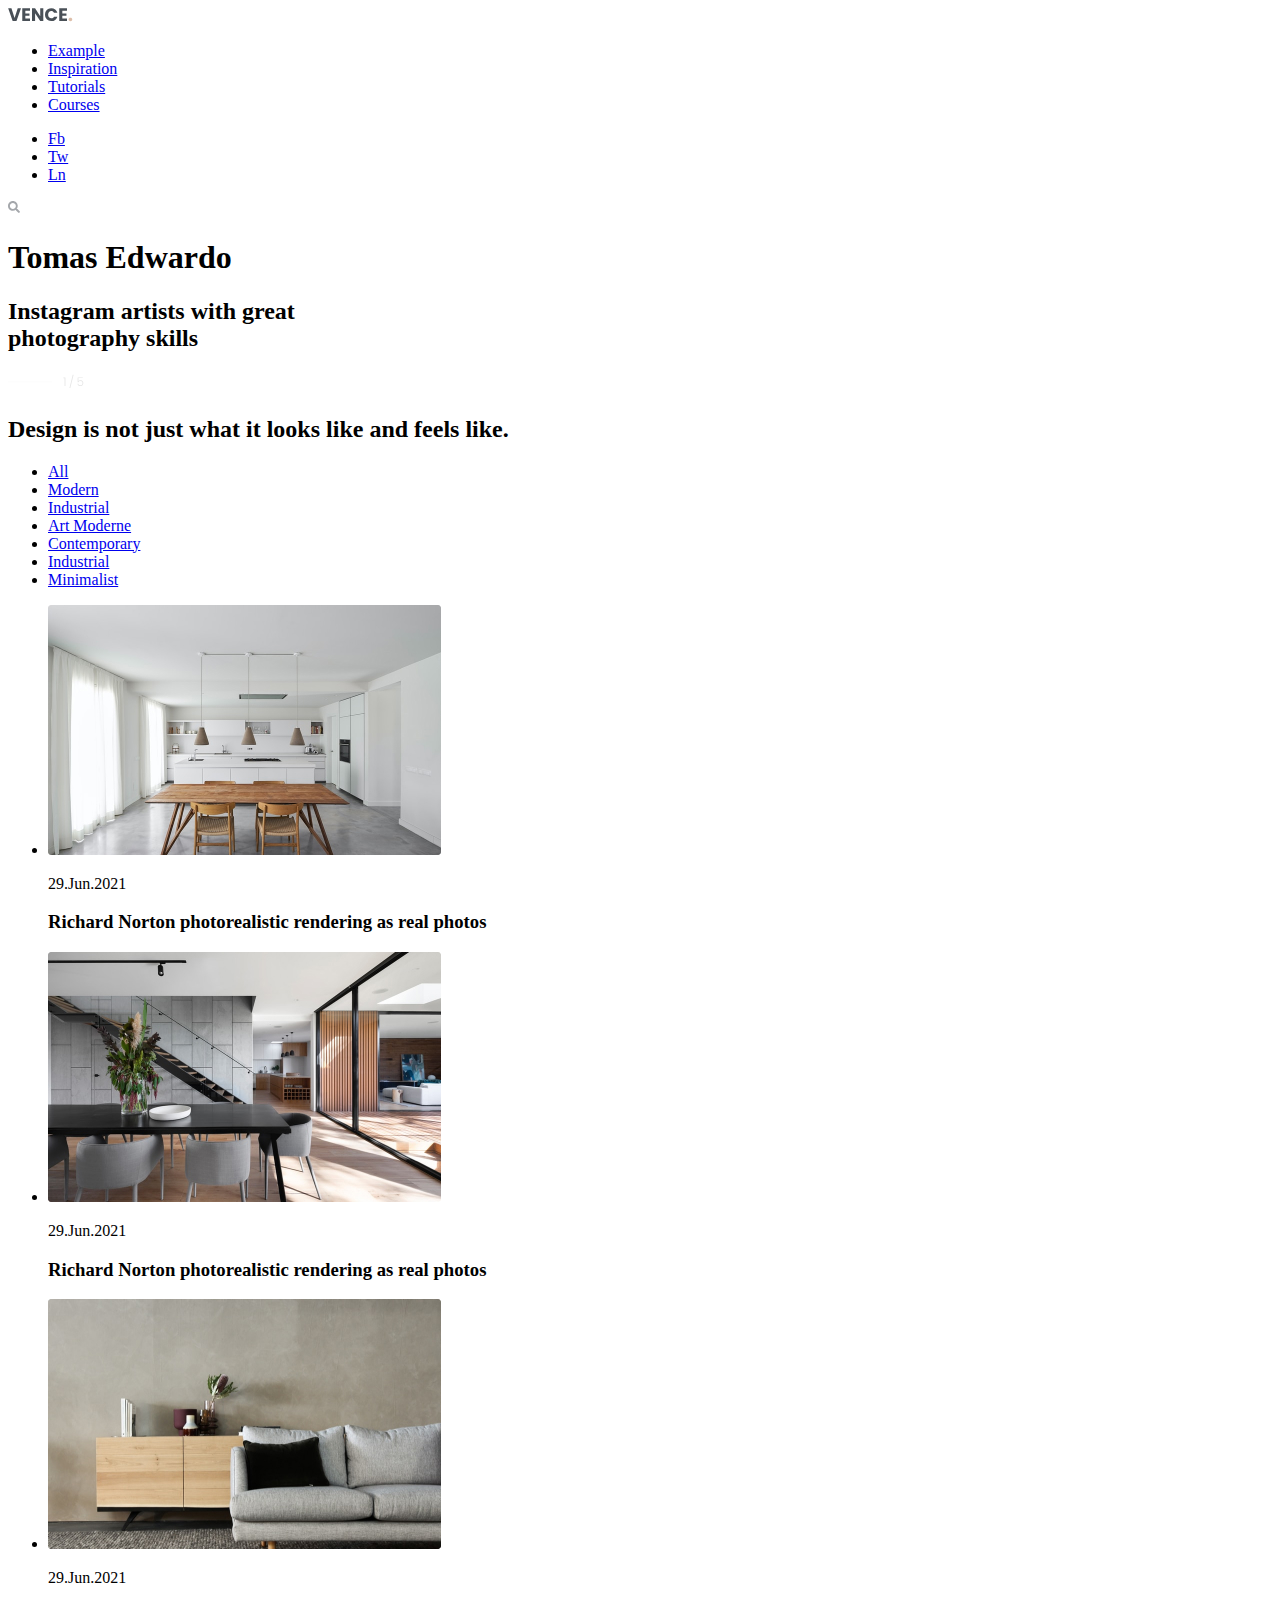
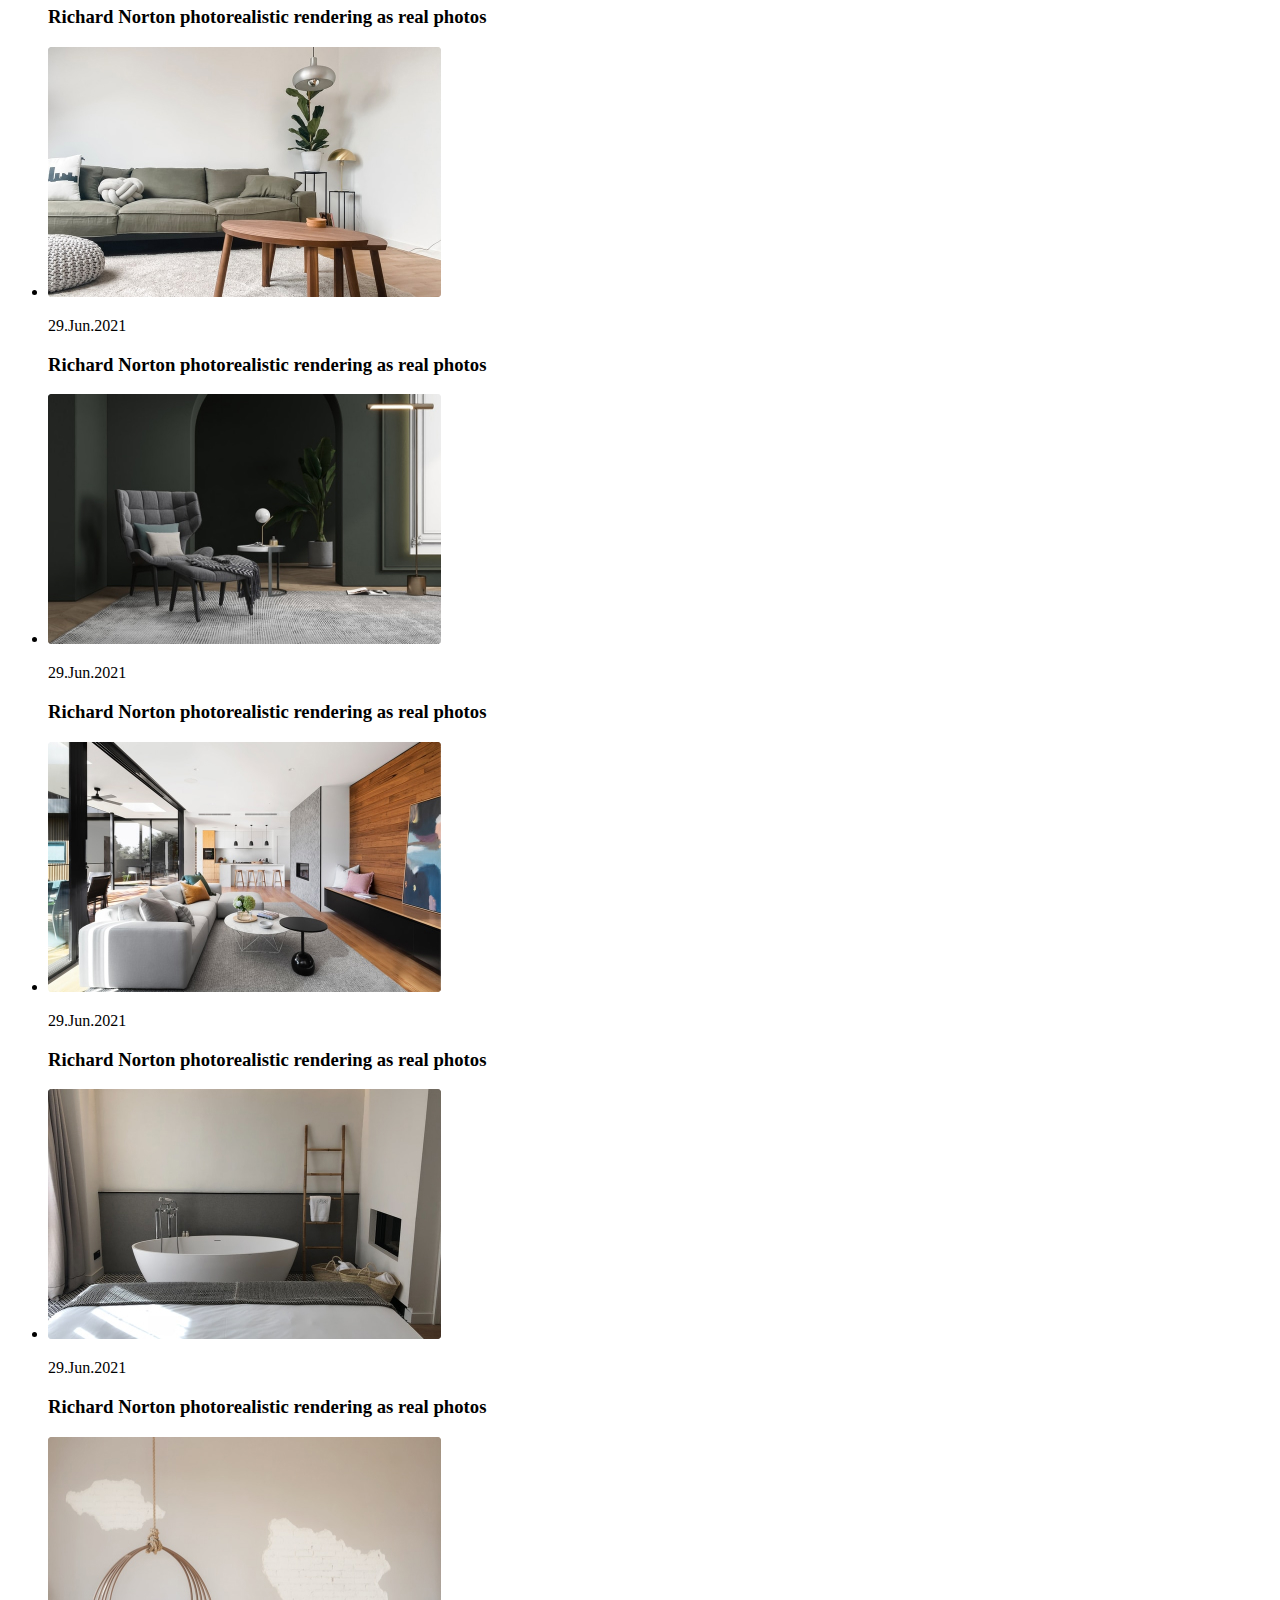
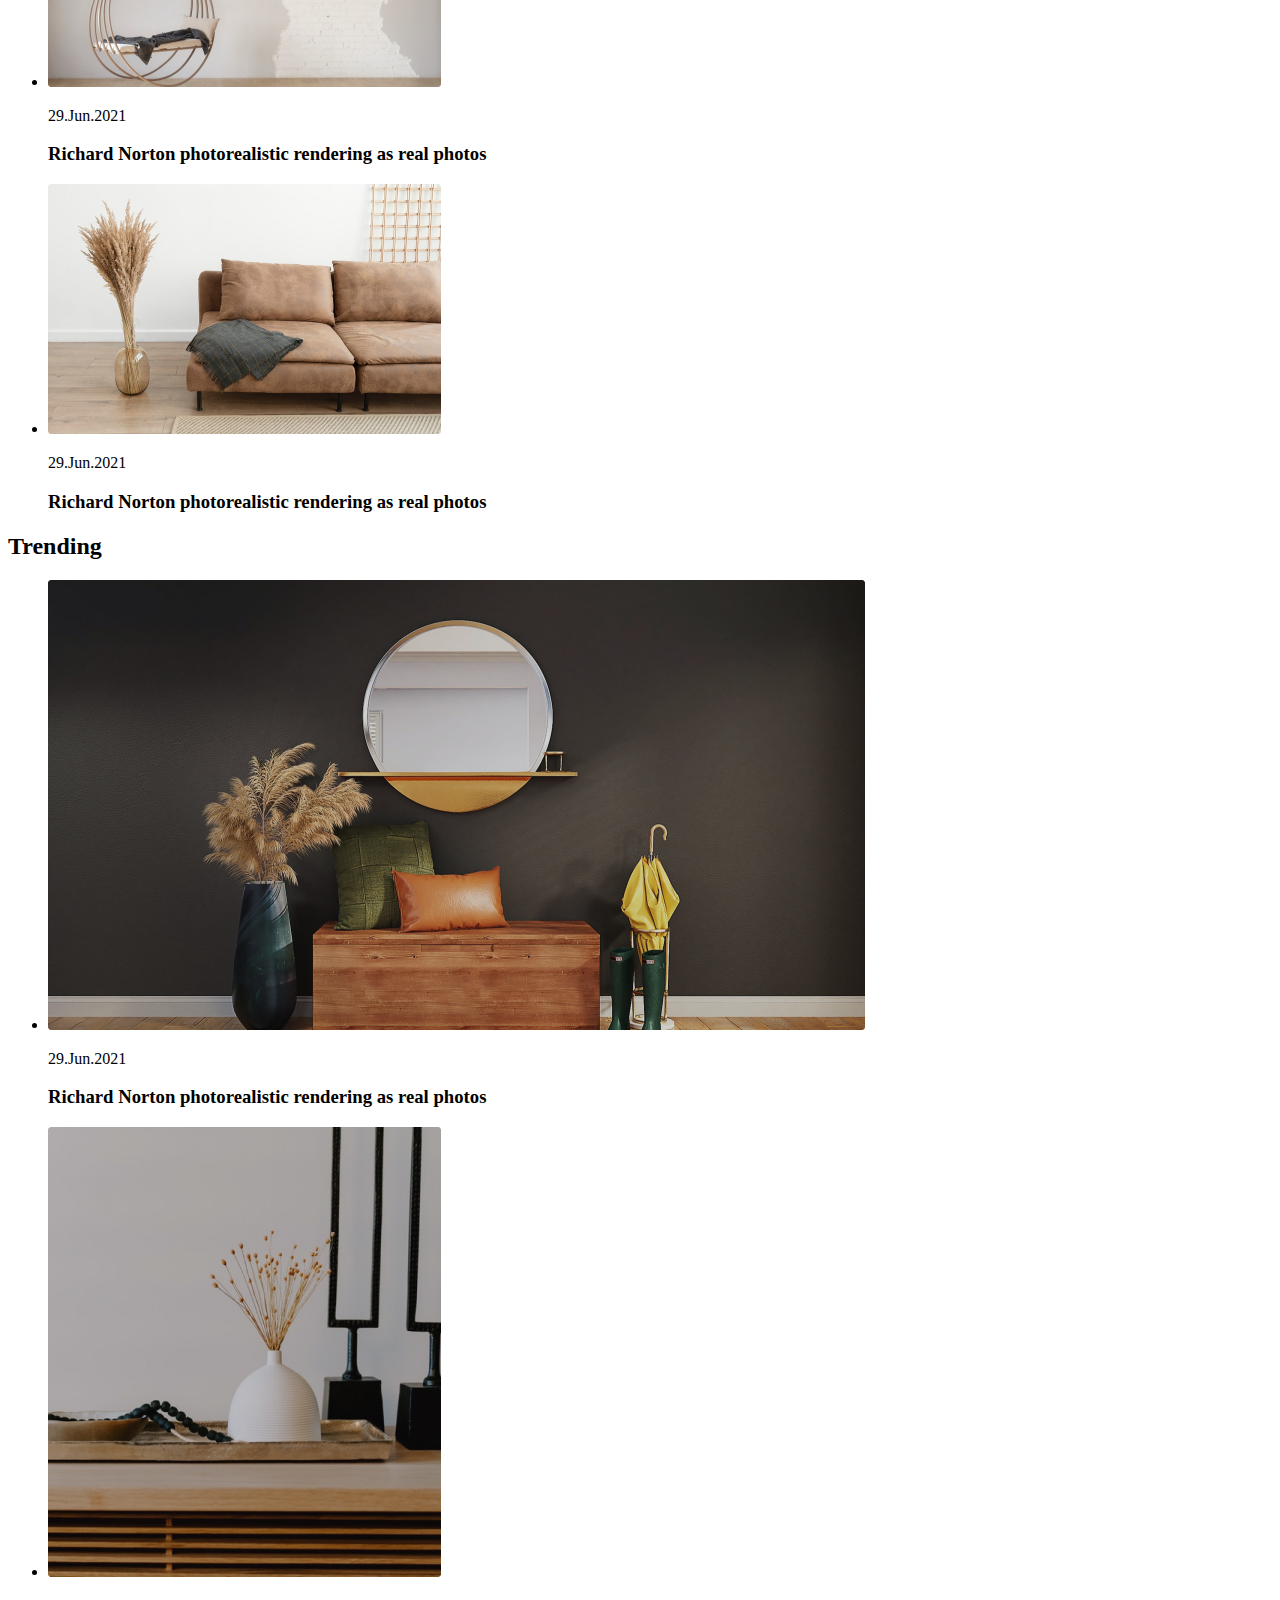
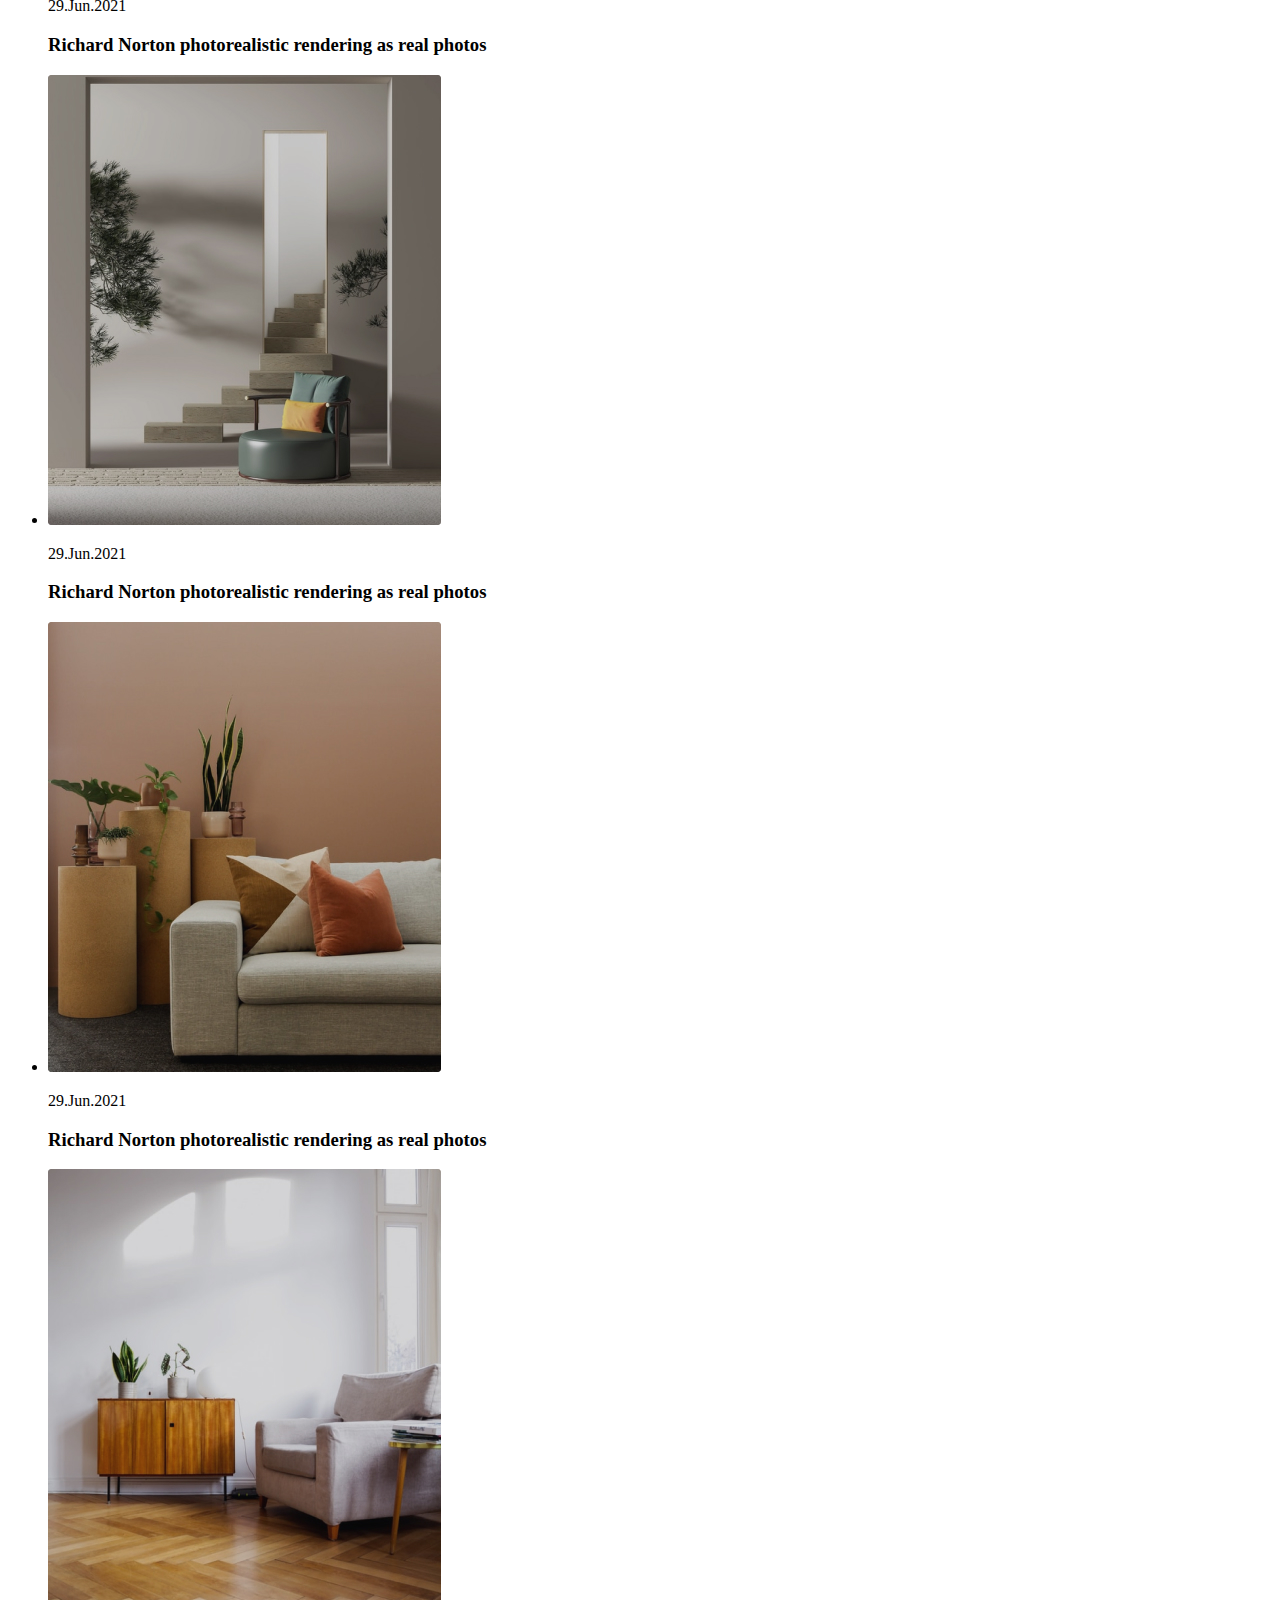
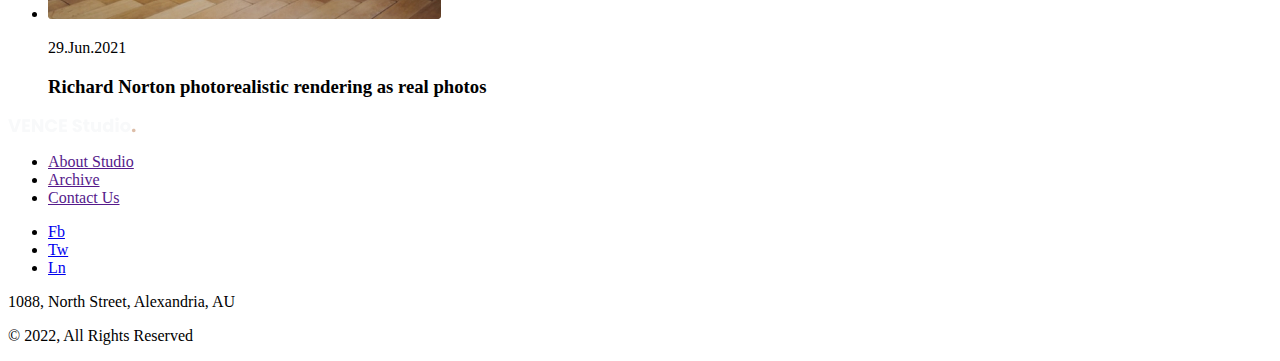
<file: lesson10/index.html>
<!DOCTYPE html>
<html lang="en">
<head>
    <meta charset="UTF-8">
    <meta http-equiv="X-UA-Compatible" content="IE=edge">
    <meta name="viewport" content="width=device-width, initial-scale=1.0">
    <link rel="stylesheet" href="css/style.css">
    <title>Lesson 10</title>
</head>
<body>
    <div class="wrapper">
        <header class="header">
            <div class="header__container">
                <div class="header__logo">
                    <a href="#">
                        <img src="img/logo.svg" alt="logo">
                    </a>
                </div>
                <nav class="header__nav nav-menu">
                    <ul class="nav-menu__list">
                        <li class="nav-menu__item nav-menu__item-active">
                            <a href="#">Example</a>
                        </li>
                        <li class="nav-menu__item">
                            <a href="#">Inspiration</a>
                        </li>
                        <li class="nav-menu__item">
                            <a href="#">Tutorials</a>
                        </li>
                        <li class="nav-menu__item">
                            <a href="#">Courses</a>
                        </li>
                    </ul>
                </nav>
                <div class="header__socials socials">
                    <ul class="socials__list">
                        <li class="socials__item">
                            <a href="#">Fb</a>
                        </li>
                        <li class="socials__item">
                            <a href="#">Tw</a>
                        </li>
                        <li class="socials__item">
                            <a href="#">Ln</a>
                        </li>
                    </ul>
                </div>
                <div class="header__search">
                    <a class="search-button" href="#">
                        <img src="img/search.svg" alt="search">
                    </a>
                </div>
            </div>
        </header>
        <main class="main">
            <div class="main__container">
                <section class="hero">
                    <div class="hero__subtitle">
                        <h1>Tomas Edwardo</h1>
                    </div>
                    <div class="hero__title title">
                        <h2>Instagram artists with great <br>
                        photography skills</h2>
                    </div>
                    <div class="hero__scroll">
                        <img src="img/scroll.svg" alt="scroll">
                    </div>
                </section>
                <section class="design">
                    <div class="design__title title">
                        <h2>Design is not just what it looks like and feels like.</h2>
                    </div>
                    <div class="design__nav nav-design">
                        <ul class="nav-design__items">
                            <li class="nav-design__item nav-design__item-active">
                                <a href="#">All</a>
                            </li>
                            <li class="nav-design__item">
                                <a href="#">Modern</a>
                            </li>
                            <li class="nav-design__item">
                                <a href="#">Industrial</a>
                            </li>
                            <li class="nav-design__item">
                                <a href="#">Art Moderne</a>
                            </li>
                            <li class="nav-design__item">
                                <a href="#">Contemporary</a>
                            </li>
                            <li class="nav-design__item">
                                <a href="#">Industrial</a>
                            </li>
                            <li class="nav-design__item">
                                <a href="#">Minimalist</a>
                            </li>
                        </ul>
                    </div>
                    <ul class="design__list">
                        <li class="design__item">
                            <img src="img/design1.jpg" alt="kitchen">
                            <p>29.Jun.2021</p>
                            <h3>Richard Norton photorealistic rendering as real
                            photos</h3>
                        </li>
                        <li class="design__item">
                            <img src="img/design2.jpg" alt="table">
                            <p>29.Jun.2021</p>
                            <h3>Richard Norton photorealistic rendering as real
                                photos</h3>
                        </li>
                        <li class="design__item">
                            <img src="img/design3.jpg" alt="canape">
                            <p>29.Jun.2021</p>
                            <h3>Richard Norton photorealistic rendering as real
                                photos</h3>
                        </li>
                        <li class="design__item">
                            <img src="img/design4.jpg" alt="canape">
                            <p>29.Jun.2021</p>
                            <h3>Richard Norton photorealistic rendering as real
                                photos</h3>
                        </li>
                        <li class="design__item">
                            <img src="img/design5.jpg" alt="chaire">
                            <p>29.Jun.2021</p>
                            <h3>Richard Norton photorealistic rendering as real
                                photos</h3>
                        </li>
                        <li class="design__item">
                            <img src="img/design6.jpg" alt="holle">
                            <p>29.Jun.2021</p>
                            <h3>Richard Norton photorealistic rendering as real
                                photos</h3>
                        </li>
                        <li class="design__item">
                            <img src="img/design7.jpg" alt="bedroom">
                            <p>29.Jun.2021</p>
                            <h3>Richard Norton photorealistic rendering as real
                                photos</h3>
                        </li>
                        <li class="design__item">
                            <img src="img/design8.jpg" alt="chaise">
                            <p>29.Jun.2021</p>
                            <h3>Richard Norton photorealistic rendering as real
                                photos</h3>
                        </li>
                        <li class="design__item">
                            <img src="img/design9.jpg" alt="canape">
                            <p>29.Jun.2021</p>
                            <h3>Richard Norton photorealistic rendering as real
                                photos</h3>
                        </li>
                    </ul>
                </section>
                <section class="trenging">
                    <div class="trending__title title">
                        <h2>Trending</h2>
                    </div>
                    <ul class="trending__list">
                        <li class="trenging__item">
                            <img src="img/trending1.jpg" alt="">
                            <p>29.Jun.2021</p>
                            <h3>Richard Norton photorealistic rendering as real
                                photos</h3>
                        </li>
                        <li class="trenging__item">
                            <img src="img/trending2.jpg" alt="">
                            <p>29.Jun.2021</p>
                            <h3>Richard Norton photorealistic rendering as real
                                photos</h3>
                        </li>
                        <li class="trenging__item">
                            <img src="img/trending3.jpg" alt="">
                            <p>29.Jun.2021</p>
                            <h3>Richard Norton photorealistic rendering as real
                                photos</h3>
                        </li>
                        <li class="trenging__item">
                            <img src="img/trending4.jpg" alt="">
                            <p>29.Jun.2021</p>
                            <h3>Richard Norton photorealistic rendering as real
                                photos</h3>
                        </li>
                        <li class="trenging__item">
                            <img src="img/trending5.jpg" alt="">
                            <p>29.Jun.2021</p>
                            <h3>Richard Norton photorealistic rendering as real
                                photos</h3>
                        </li>
                    </ul>   
                </section>
            </div>
        </main>
        <footer class="footer">
            <div class="footer__container">
                <div class="footer__block">
                    <div class="footer__logo">
                        <a href="#">
                            <img src="img/footer-logo.svg" alt="footer logo">
                        </a>
                    </div>
                    <nav class="footer__nav nav-footer">
                        <ul class="nav-footer__list">
                            <li class="nav-footer__item">
                                <a href="">About Studio</a>
                            </li>
                            <li class="nav-footer__item">
                                <a href="">Archive</a>
                            </li>
                            <li class="nav-footer__item">
                                <a href="">Contact Us</a>
                            </li>
                        </ul>
                    </nav>
                    <div class="footer__socials socials">
                        <ul class="socials__list">
                            <li class="socials__item">
                                <a href="#">Fb</a>
                            </li>
                            <li class="socials__item">
                                <a href="#">Tw</a>
                            </li>
                            <li class="socials__item">
                                <a href="#">Ln</a>
                            </li>
                        </ul>
                    </div>
                </div>
                <div class="footer__info info">
                    <div class="info__address">
                        <p>1088, North Street, Alexandria, AU</p>
                    </div>
                    <div class="info__copyrights">
                        <p>© 2022, All Rights Reserved</p>
                    </div>
                </div>
            </div>
        </footer>
    </div>
</body>
</html>
</file>
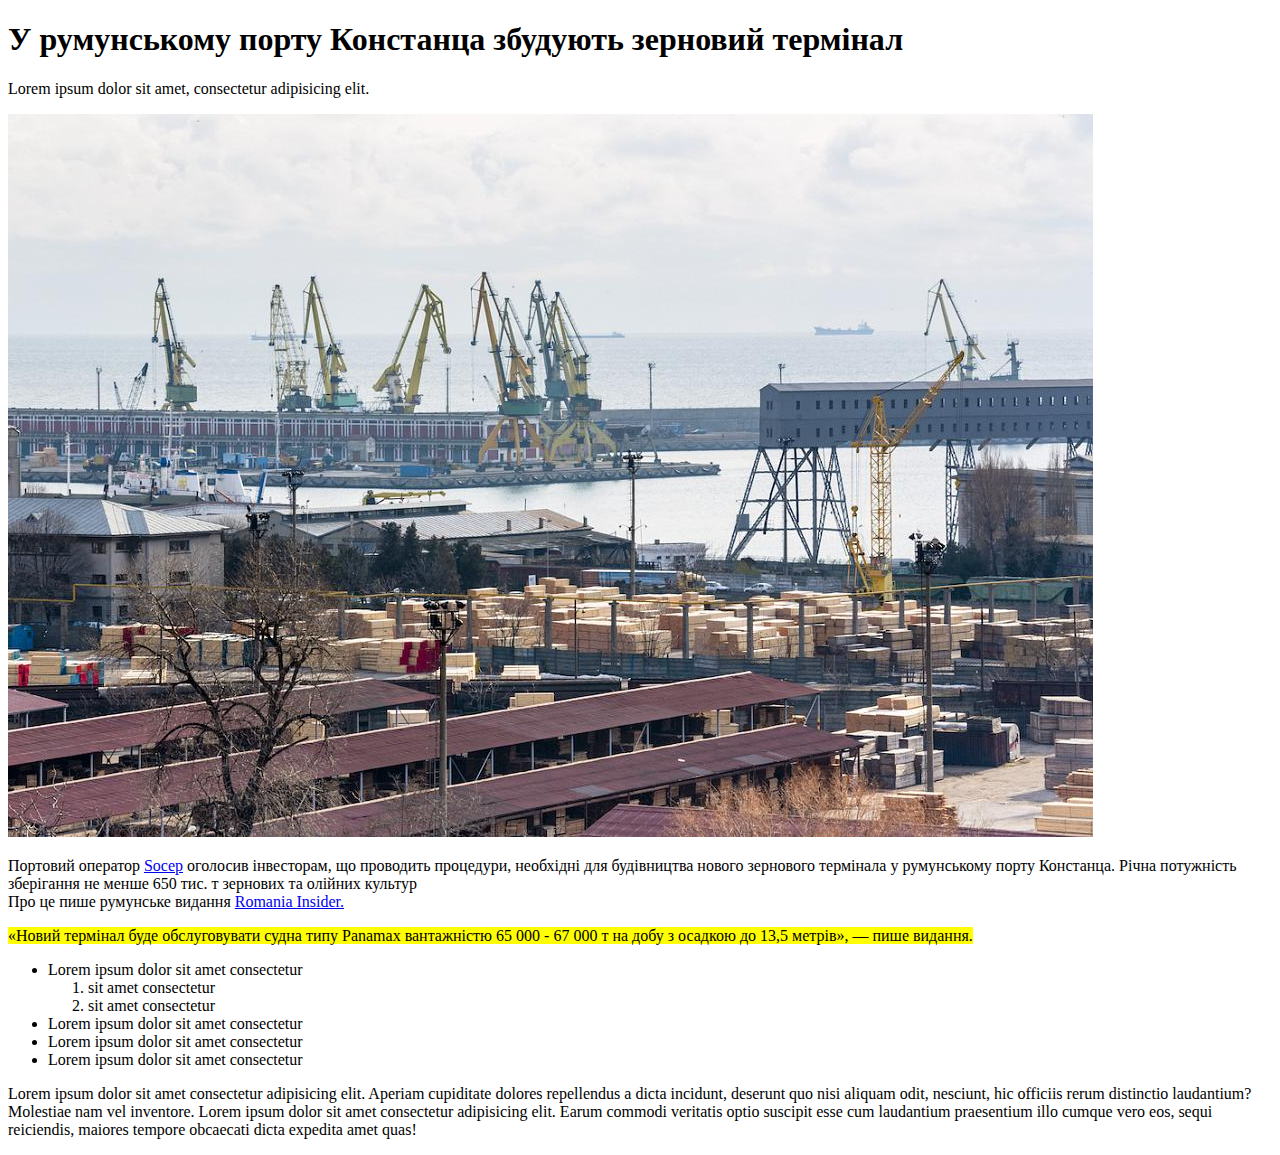
<file: lesson2/index.html>
<!DOCTYPE html>
<html lang="en">
<head>
    <meta charset="UTF-8">
    <meta http-equiv="X-UA-Compatible" content="IE=edge">
    <meta name="viewport" content="width=device-width, initial-scale=1.0">
    <title>Lesson2</title>
</head>
<body>
    <header></header>
    <main>
        <h1>У румунському порту Констанца збудують зерновий термінал</h1>
        <p>Lorem ipsum dolor sit amet, consectetur adipisicing elit.</p>
        <div class="main-foto">
            <img src="img/constantaport.jpg" alt="Порт Констанца">
        </div>
        <p>Портовий оператор <a href="#p-1">Socep</a> оголосив інвесторам, що проводить процедури, необхідні для будівництва нового зернового
        термінала у румунському порту Констанца. Річна потужність зберігання не менше 650 тис. т зернових та олійних культур <br>
        Про це пише румунське видання <a target="_blank" href="https://www.romania-insider.com/">Romania Insider.</a></p>
        <p>
         <mark>«Новий термінал буде обслуговувати судна типу Panamax вантажністю 65 000 - 67 000 т на добу з осадкою до 13,5 метрів», —
        пише видання.</mark>
        </p>
        <ul>
            <li>Lorem ipsum dolor sit amet consectetur
                <ol>
                    <li>sit amet consectetur</li>
                    <li>sit amet consectetur</li>
                </ol>
            </li>
            <li>Lorem ipsum dolor sit amet consectetur</li>
            <li>Lorem ipsum dolor sit amet consectetur</li>
            <li>Lorem ipsum dolor sit amet consectetur</li>
        </ul>
        <p id="p-1">
            Lorem ipsum dolor sit amet consectetur adipisicing elit. Aperiam cupiditate dolores repellendus a dicta incidunt, deserunt quo nisi aliquam odit,
             nesciunt, hic officiis rerum distinctio laudantium? Molestiae nam vel inventore.
            Lorem ipsum dolor sit amet consectetur adipisicing elit. Earum commodi veritatis optio suscipit esse cum laudantium praesentium illo cumque vero eos,
             sequi reiciendis, maiores tempore obcaecati dicta expedita amet quas!
        </p>
    </main>
    <footer></footer>   
</body>
</html>
</file>
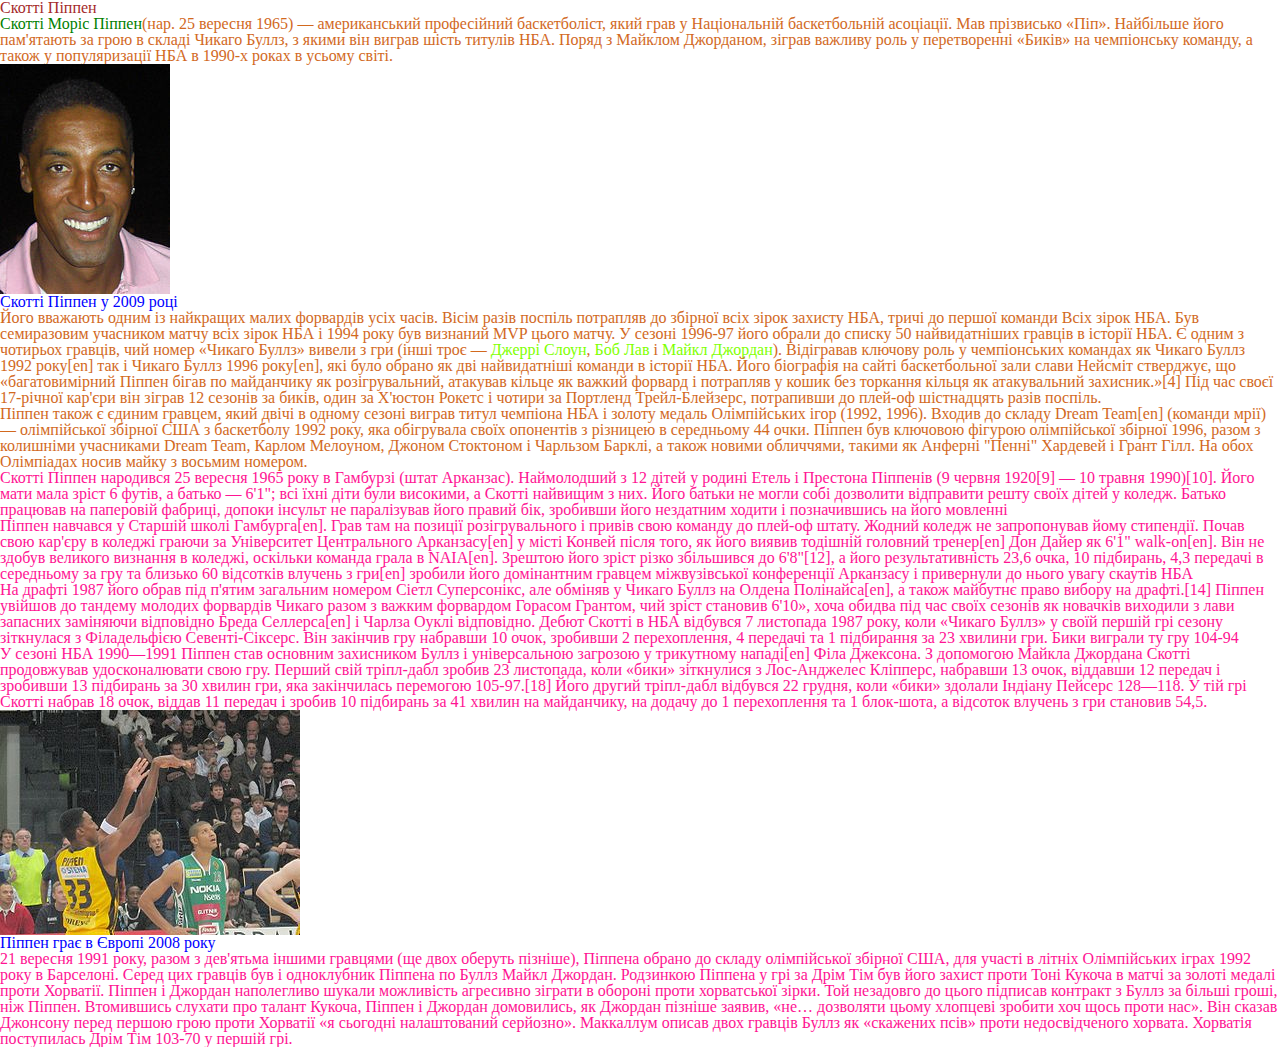
<file: lesson3/index.html>
<!DOCTYPE html>
<html lang="ua">
<head>
    <meta charset="UTF-8">
    <meta http-equiv="X-UA-Compatible" content="IE=edge">
    <meta name="viewport" content="width=device-width, initial-scale=1.0">
    <link rel="stylesheet" href="css/style.css">
    <title>Lesson 3</title>
</head>
<body>
    <div class="hero">
        <h1>Скотті Піппен</h1>
        <div class="hero-info">
            <p><span>Скотті Моріс Піппен</span>(нар. 25 вересня 1965) — американський професійний баскетболіст, який грав у Національній
            баскетбольній асоціації. Мав прізвисько «Піп». Найбільше його пам'ятають за грою в складі Чикаго Буллз, з якими він
            виграв шість титулів НБА. Поряд з Майклом Джорданом, зіграв важливу роль у перетворенні «Биків» на чемпіонську команду,
            а також у популяризації НБА в 1990-х роках в усьому світі.</p>
            <div>
                <img src="img/hero.jpg" alt="фрагмент гри">
                <h3>Скотті Піппен у 2009 році</h3>
            </div>
            <p>Його вважають одним із найкращих малих форвардів усіх часів. Вісім разів поспіль потрапляв до збірної всіх зірок захисту
            НБА, тричі до першої команди Всіх зірок НБА. Був семиразовим учасником матчу всіх зірок НБА і 1994 року був визнаний MVP
            цього матчу. У сезоні 1996-97 його обрали до списку 50 найвидатніших гравців в історії НБА. Є одним з чотирьох гравців,
            чий номер «Чикаго Буллз» вивели з гри (інші троє — <a href="#">Джеррі Слоун</a>, <a href="#">Боб Лав</a>  і <a href="#">Майкл Джордан</a>). Відігравав ключову
            роль у чемпіонських командах як Чикаго Буллз 1992 року[en] так і Чикаго Буллз 1996 року[en], які було обрано як дві
            найвидатніші команди в історії НБА. Його біографія на сайті баскетбольної зали слави Нейсміт стверджує, що
            «багатовимірний Піппен бігав по майданчику як розігрувальний, атакував кільце як важкий форвард і потрапляв у кошик без
            торкання кільця як атакувальний захисник.»[4] Під час своєї 17-річної кар'єри він зіграв 12 сезонів за биків, один за
            Х'юстон Рокетс і чотири за Портленд Трейл-Блейзерс, потрапивши до плей-оф шістнадцять разів поспіль.</p>
            <p>Піппен також є єдиним гравцем, який двічі в одному сезоні виграв титул чемпіона НБА і золоту медаль Олімпійських ігор
            (1992, 1996). Входив до складу Dream Team[en] (команди мрії) — олімпійської збірної США з баскетболу 1992 року, яка
            обігрувала своїх опонентів з різницею в середньому 44 очки. Піппен був ключовою фігурою олімпійської збірної 1996,
            разом з колишніми учасниками Dream Team, Карлом Мелоуном, Джоном Стоктоном і Чарльзом Барклі, а також новими обличчями,
            такими як Анферні "Пенні" Хардевей і Грант Гілл. На обох Олімпіадах носив майку з восьмим номером.</p>
        </div>
        <div class="hero-carreer">
            <p>Скотті Піппен народився 25 вересня 1965 року в Гамбурзі (штат Арканзас). Наймолодший з 12 дітей у родині Етель і
            Престона Піппенів (9 червня 1920[9] — 10 травня 1990)[10]. Його мати мала зріст 6 футів, а батько — 6'1"; всі їхні діти
            були високими, а Скотті найвищим з них. Його батьки не могли собі дозволити відправити решту своїх дітей у коледж.
            Батько працював на паперовій фабриці, допоки інсульт не паралізував його правий бік, зробивши його нездатним ходити і
            позначившись на його мовленні</p>
            <p>Піппен навчався у Старшій школі Гамбурга[en]. Грав там на позиції розігрувального і привів свою команду до плей-оф
            штату. Жодний коледж не запропонував йому стипендії. Почав свою кар'єру в коледжі граючи за Університет Центрального
            Арканзасу[en] у місті Конвей після того, як його виявив тодішній головний тренер[en] Дон Дайер як 6'1" walk-on[en]. Він
            не здобув великого визнання в коледжі, оскільки команда грала в NAIA[en]. Зрештою його зріст різко збільшився до
            6'8"[12], а його результативність 23,6 очка, 10 підбирань, 4,3 передачі в середньому за гру та близько 60 відсотків
            влучень з гри[en] зробили його домінантним гравцем міжвузівської конференції Арканзасу і привернули до нього увагу
            скаутів НБА</p>
            <p>На драфті 1987 його обрав під п'ятим загальним номером Сіетл Суперсонікс, але обміняв у Чикаго Буллз на Олдена
            Полінайса[en], а також майбутнє право вибору на драфті.[14] Піппен увійшов до тандему молодих форвардів Чикаго разом з
            важким форвардом Горасом Грантом, чий зріст становив 6'10», хоча обидва під час своїх сезонів як новачків виходили з
            лави запасних заміняючи відповідно Бреда Селлерса[en] і Чарлза Оуклі відповідно. Дебют Скотті в НБА відбувся 7 листопада
            1987 року, коли «Чикаго Буллз» у своїй першій грі сезону зіткнулася з Філадельфією Севенті-Сіксерс. Він закінчив гру
            набравши 10 очок, зробивши 2 перехоплення, 4 передачі та 1 підбирання за 23 хвилини гри. Бики виграли ту гру 104-94</p>
            <p>У сезоні НБА 1990—1991 Піппен став основним захисником Буллз і універсальною загрозою у трикутному нападі[en] Філа
            Джексона. З допомогою Майкла Джордана Скотті продовжував удосконалювати свою гру. Перший свій тріпл-дабл зробив 23
            листопада, коли «бики» зіткнулися з Лос-Анджелес Кліпперс, набравши 13 очок, віддавши 12 передач і зробивши 13 підбирань
            за 30 хвилин гри, яка закінчилась перемогою 105-97.[18] Його другий тріпл-дабл відбувся 22 грудня, коли «бики» здолали
            Індіану Пейсерс 128—118. У тій грі Скотті набрав 18 очок, віддав 11 передач і зробив 10 підбирань за 41 хвилин на
            майданчику, на додачу до 1 перехоплення та 1 блок-шота, а відсоток влучень з гри становив 54,5.</p>
            <div>
                <img src="img/hero-play.jpg" alt="фрагмент гри">
                <h3>Піппен грає в Європі 2008 року</h3>
            </div>
            <p>21 вересня 1991 року, разом з дев'ятьма іншими гравцями (ще двох оберуть пізніше), Піппена обрано до складу олімпійської
            збірної США, для участі в літніх Олімпійських іграх 1992 року в Барселоні. Серед цих гравців був і одноклубник Піппена
            по Буллз Майкл Джордан. Родзинкою Піппена у грі за Дрім Тім був його захист проти Тоні Кукоча в матчі за золоті медалі
            проти Хорватії. Піппен і Джордан наполегливо шукали можливість агресивно зіграти в обороні проти хорватської зірки. Той
            незадовго до цього підписав контракт з Буллз за більші гроші, ніж Піппен. Втомившись слухати про талант Кукоча, Піппен і
            Джордан домовились, як Джордан пізніше заявив, «не… дозволяти цьому хлопцеві зробити хоч щось проти нас». Він сказав
            Джонсону перед першою грою проти Хорватії «я сьогодні налаштований серйозно». Маккаллум описав двох гравців Буллз як
            «скажених псів» проти недосвідченого хорвата. Хорватія поступилась Дрім Тім 103-70 у першій грі.</p>
        </div>
    </div>
</body>
</html>
</file>
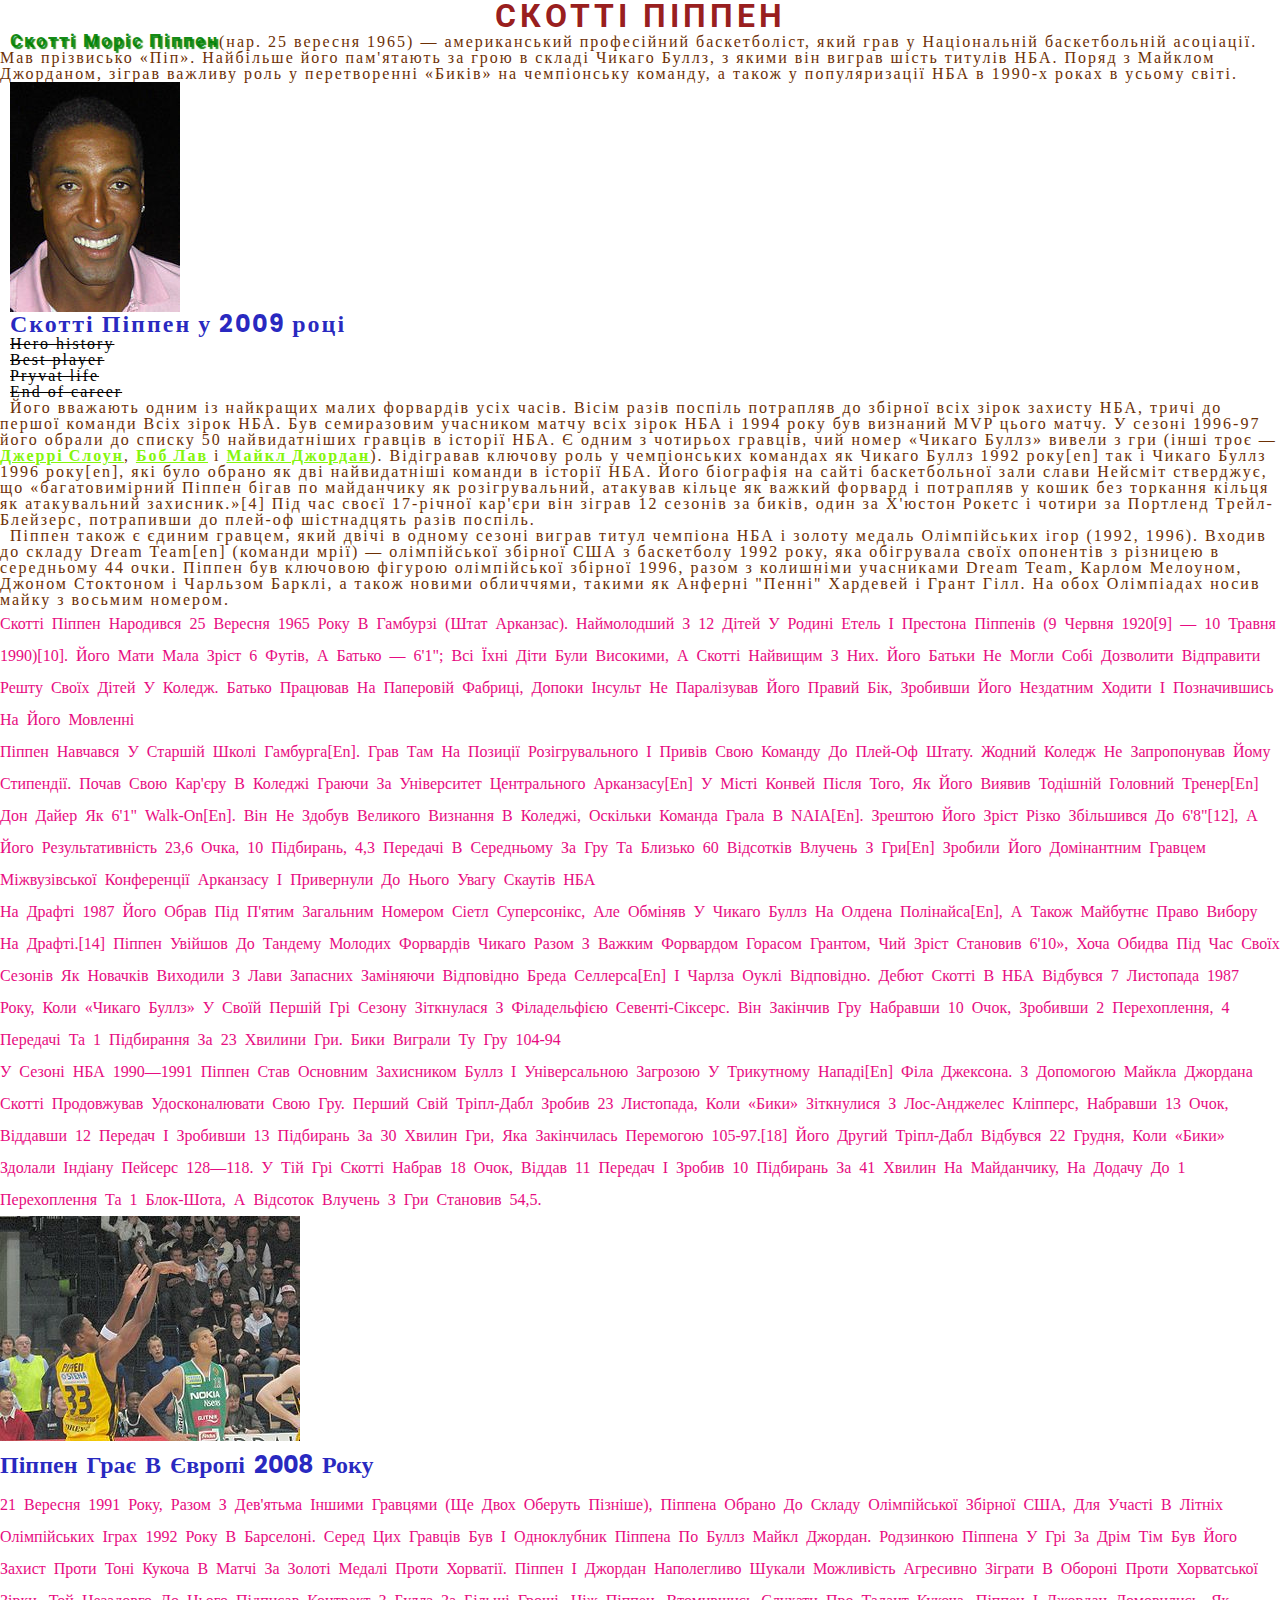
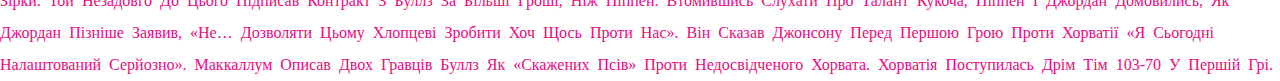
<file: lesson4/index.html>
<!DOCTYPE html>
<html lang="uk">
<head>
    <meta charset="UTF-8">
    <meta http-equiv="X-UA-Compatible" content="IE=edge">
    <meta name="viewport" content="width=device-width, initial-scale=1.0">
    <link href="https://fonts.googleapis.com/css?family=Roboto:regular,500,700,700italic&display=swap" rel="stylesheet">
    <link rel="stylesheet" href="css/style.css">
    <title>Lesson 4</title>
</head>
<body>
    <div class="hero">
        <h1 class="hero-title">Скотті Піппен</h1>
        <div class="hero-info">
            <p><span>Скотті Моріс Піппен</span>(нар. 25 вересня 1965) — американський професійний баскетболіст, який грав у Національній
            баскетбольній асоціації. Мав прізвисько «Піп». Найбільше його пам'ятають за грою в складі Чикаго Буллз, з якими він
            виграв шість титулів НБА. Поряд з Майклом Джорданом, зіграв важливу роль у перетворенні «Биків» на чемпіонську команду,
            а також у популяризації НБА в 1990-х роках в усьому світі.</p>
            <div>
                <img src="img/hero.jpg" alt="фрагмент гри">
                <h3>Скотті Піппен у 2009 році</h3>
            </div>
            <ul class="hero-life">
                <li>Hero history</li>
                <li>Best player</li>
                <li>Pryvat life</li>
                <li>End of career</li>
            </ul>
            <p>Його вважають одним із найкращих малих форвардів усіх часів. Вісім разів поспіль потрапляв до збірної всіх зірок захисту
            НБА, тричі до першої команди Всіх зірок НБА. Був семиразовим учасником матчу всіх зірок НБА і 1994 року був визнаний MVP
            цього матчу. У сезоні 1996-97 його обрали до списку 50 найвидатніших гравців в історії НБА. Є одним з чотирьох гравців,
            чий номер «Чикаго Буллз» вивели з гри (інші троє — <a href="#">Джеррі Слоун</a>, <a href="#">Боб Лав</a>  і <a href="#">Майкл Джордан</a>). Відігравав ключову
            роль у чемпіонських командах як Чикаго Буллз 1992 року[en] так і Чикаго Буллз 1996 року[en], які було обрано як дві
            найвидатніші команди в історії НБА. Його біографія на сайті баскетбольної зали слави Нейсміт стверджує, що
            «багатовимірний Піппен бігав по майданчику як розігрувальний, атакував кільце як важкий форвард і потрапляв у кошик без
            торкання кільця як атакувальний захисник.»[4] Під час своєї 17-річної кар'єри він зіграв 12 сезонів за биків, один за
            Х'юстон Рокетс і чотири за Портленд Трейл-Блейзерс, потрапивши до плей-оф шістнадцять разів поспіль.</p>
            <p>Піппен також є єдиним гравцем, який двічі в одному сезоні виграв титул чемпіона НБА і золоту медаль Олімпійських ігор
            (1992, 1996). Входив до складу Dream Team[en] (команди мрії) — олімпійської збірної США з баскетболу 1992 року, яка
            обігрувала своїх опонентів з різницею в середньому 44 очки. Піппен був ключовою фігурою олімпійської збірної 1996,
            разом з колишніми учасниками Dream Team, Карлом Мелоуном, Джоном Стоктоном і Чарльзом Барклі, а також новими обличчями,
            такими як Анферні "Пенні" Хардевей і Грант Гілл. На обох Олімпіадах носив майку з восьмим номером.</p>
        </div>
        <div class="hero-carreer">
            <p>Скотті Піппен народився 25 вересня 1965 року в Гамбурзі (штат Арканзас). Наймолодший з 12 дітей у родині Етель і
            Престона Піппенів (9 червня 1920[9] — 10 травня 1990)[10]. Його мати мала зріст 6 футів, а батько — 6'1"; всі їхні діти
            були високими, а Скотті найвищим з них. Його батьки не могли собі дозволити відправити решту своїх дітей у коледж.
            Батько працював на паперовій фабриці, допоки інсульт не паралізував його правий бік, зробивши його нездатним ходити і
            позначившись на його мовленні</p>
            <p>Піппен навчався у Старшій школі Гамбурга[en]. Грав там на позиції розігрувального і привів свою команду до плей-оф
            штату. Жодний коледж не запропонував йому стипендії. Почав свою кар'єру в коледжі граючи за Університет Центрального
            Арканзасу[en] у місті Конвей після того, як його виявив тодішній головний тренер[en] Дон Дайер як 6'1" walk-on[en]. Він
            не здобув великого визнання в коледжі, оскільки команда грала в NAIA[en]. Зрештою його зріст різко збільшився до
            6'8"[12], а його результативність 23,6 очка, 10 підбирань, 4,3 передачі в середньому за гру та близько 60 відсотків
            влучень з гри[en] зробили його домінантним гравцем міжвузівської конференції Арканзасу і привернули до нього увагу
            скаутів НБА</p>
            <p>На драфті 1987 його обрав під п'ятим загальним номером Сіетл Суперсонікс, але обміняв у Чикаго Буллз на Олдена
            Полінайса[en], а також майбутнє право вибору на драфті.[14] Піппен увійшов до тандему молодих форвардів Чикаго разом з
            важким форвардом Горасом Грантом, чий зріст становив 6'10», хоча обидва під час своїх сезонів як новачків виходили з
            лави запасних заміняючи відповідно Бреда Селлерса[en] і Чарлза Оуклі відповідно. Дебют Скотті в НБА відбувся 7 листопада
            1987 року, коли «Чикаго Буллз» у своїй першій грі сезону зіткнулася з Філадельфією Севенті-Сіксерс. Він закінчив гру
            набравши 10 очок, зробивши 2 перехоплення, 4 передачі та 1 підбирання за 23 хвилини гри. Бики виграли ту гру 104-94</p>
            <p>У сезоні НБА 1990—1991 Піппен став основним захисником Буллз і універсальною загрозою у трикутному нападі[en] Філа
            Джексона. З допомогою Майкла Джордана Скотті продовжував удосконалювати свою гру. Перший свій тріпл-дабл зробив 23
            листопада, коли «бики» зіткнулися з Лос-Анджелес Кліпперс, набравши 13 очок, віддавши 12 передач і зробивши 13 підбирань
            за 30 хвилин гри, яка закінчилась перемогою 105-97.[18] Його другий тріпл-дабл відбувся 22 грудня, коли «бики» здолали
            Індіану Пейсерс 128—118. У тій грі Скотті набрав 18 очок, віддав 11 передач і зробив 10 підбирань за 41 хвилин на
            майданчику, на додачу до 1 перехоплення та 1 блок-шота, а відсоток влучень з гри становив 54,5.</p>
            <div>
                <img src="img/hero-play.jpg" alt="фрагмент гри">
                <h3>Піппен грає в Європі 2008 року</h3>
            </div>
            <p>21 вересня 1991 року, разом з дев'ятьма іншими гравцями (ще двох оберуть пізніше), Піппена обрано до складу олімпійської
            збірної США, для участі в літніх Олімпійських іграх 1992 року в Барселоні. Серед цих гравців був і одноклубник Піппена
            по Буллз Майкл Джордан. Родзинкою Піппена у грі за Дрім Тім був його захист проти Тоні Кукоча в матчі за золоті медалі
            проти Хорватії. Піппен і Джордан наполегливо шукали можливість агресивно зіграти в обороні проти хорватської зірки. Той
            незадовго до цього підписав контракт з Буллз за більші гроші, ніж Піппен. Втомившись слухати про талант Кукоча, Піппен і
            Джордан домовились, як Джордан пізніше заявив, «не… дозволяти цьому хлопцеві зробити хоч щось проти нас». Він сказав
            Джонсону перед першою грою проти Хорватії «я сьогодні налаштований серйозно». Маккаллум описав двох гравців Буллз як
            «скажених псів» проти недосвідченого хорвата. Хорватія поступилась Дрім Тім 103-70 у першій грі.</p>
        </div>
    </div>
</body>
</html>
</file>
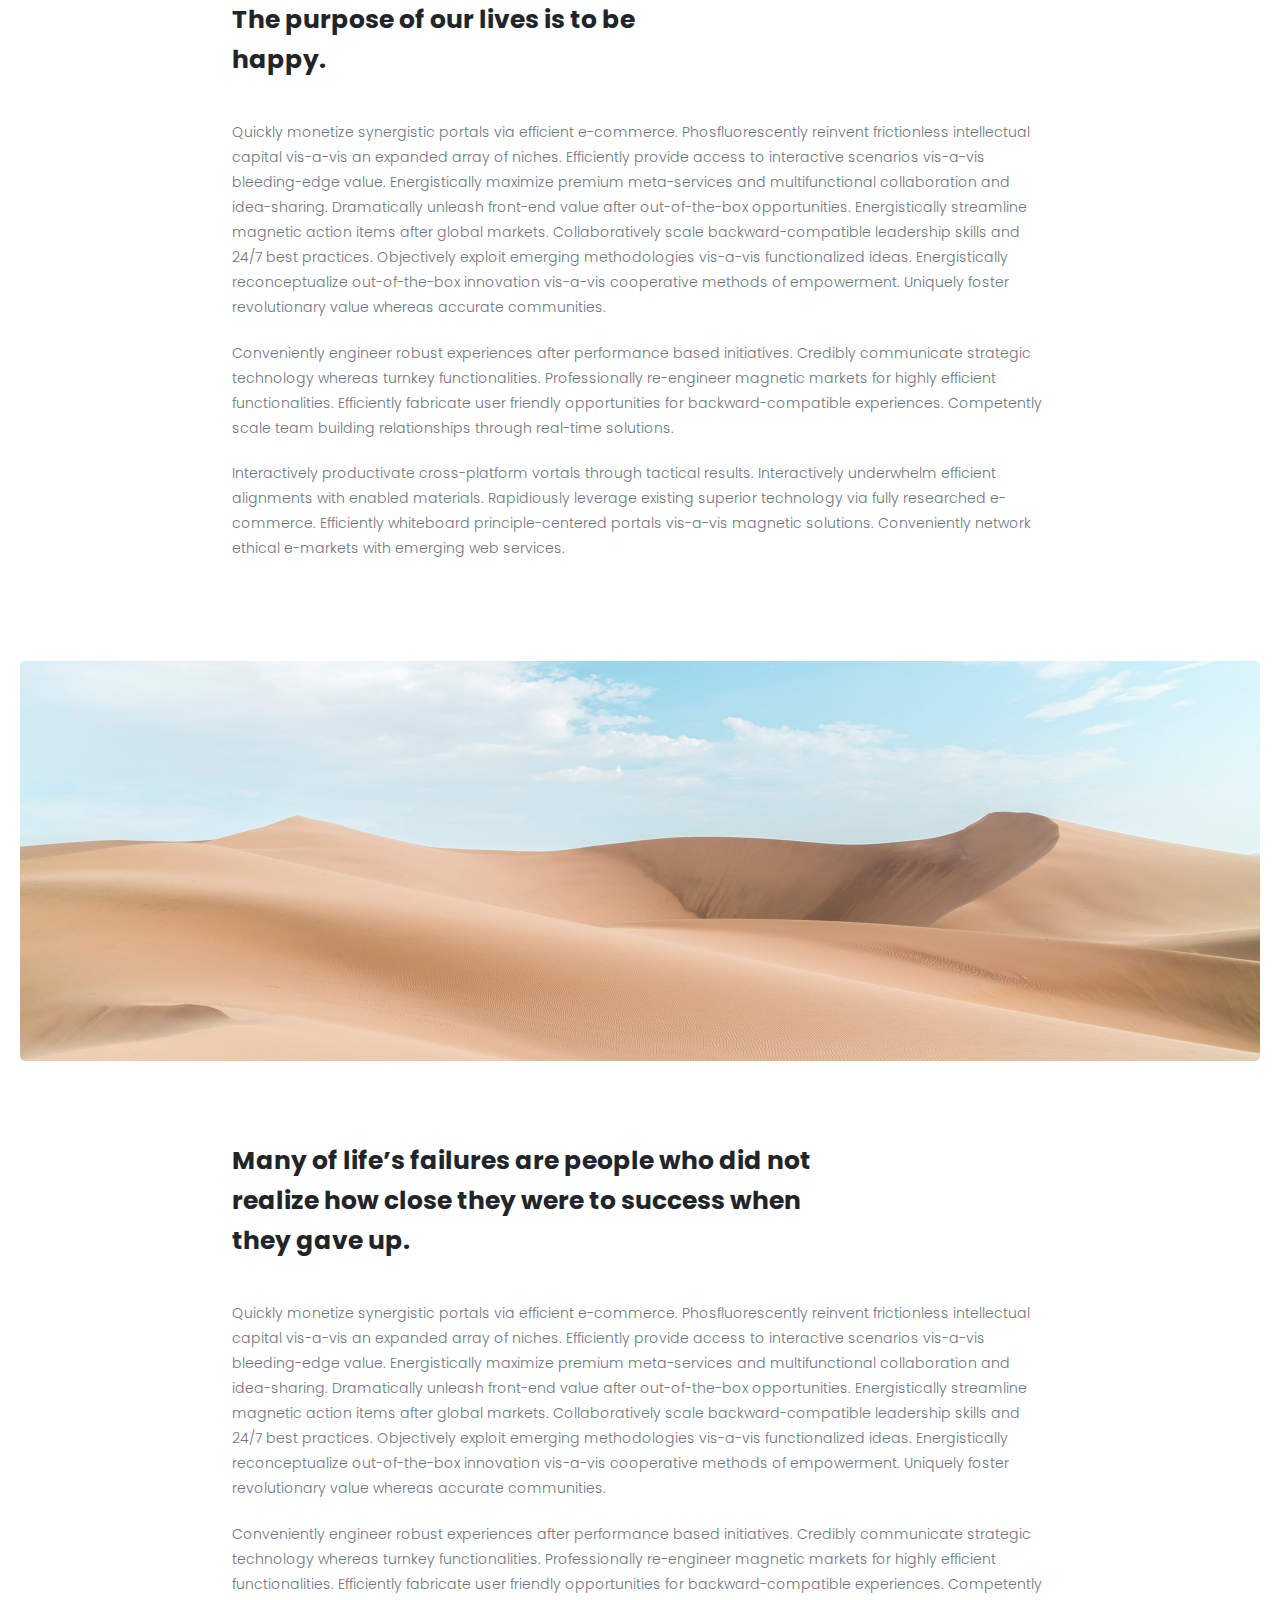
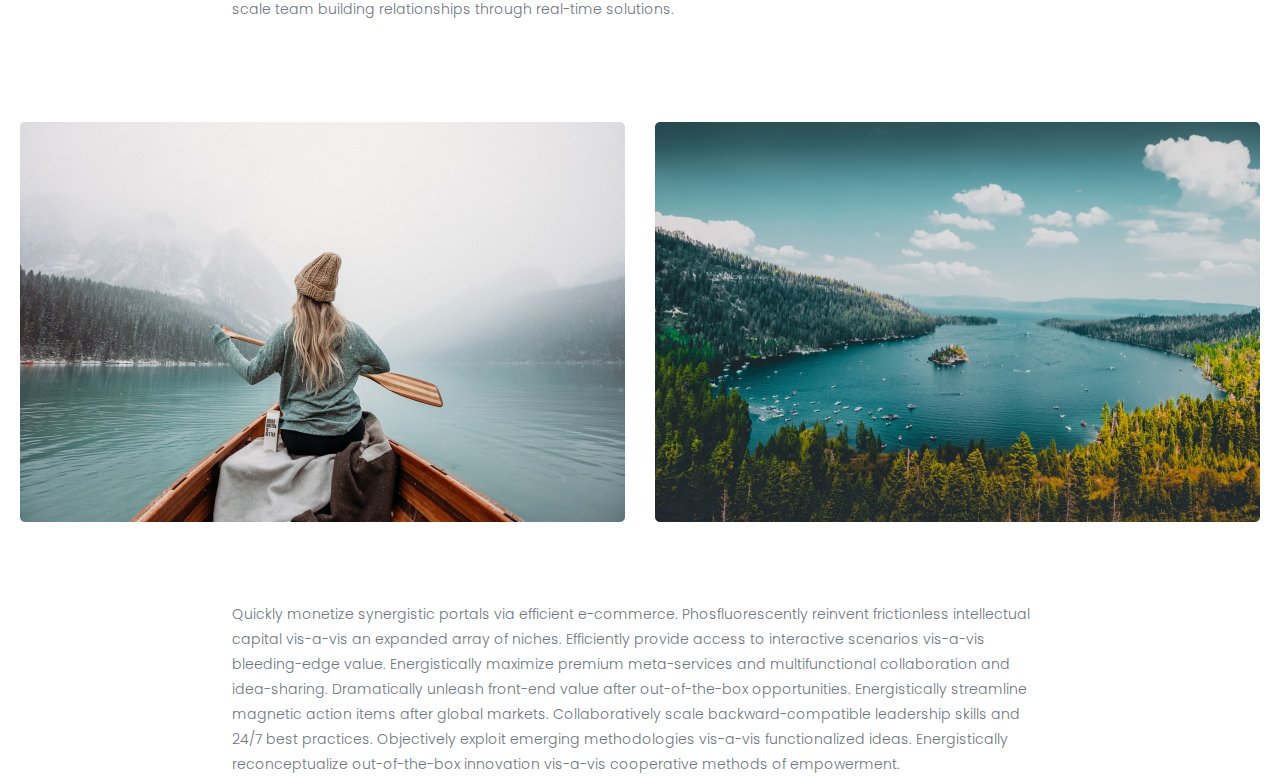
<file: lesson5/index.html>
<!DOCTYPE html>
<html lang="en">
<head>
    <meta charset="UTF-8">
    <meta http-equiv="X-UA-Compatible" content="IE=edge">
    <meta name="viewport" content="width=device-width, initial-scale=1.0">
    <link href="https://fonts.googleapis.com/css?family=Poppins:300,700&display=swap" rel="stylesheet"/>
    <link rel="stylesheet" href="css/style.css">
    <title>Lesson5</title>
</head>
<body>
    <header></header>
    <main>
        <div class="main-page">
            <div class="main-page__article">
                <h2>The purpose of our lives is to be <br> happy.</h2>
                <p>Quickly monetize synergistic portals via efficient e-commerce. Phosfluorescently reinvent frictionless intellectual
                    capital vis-a-vis an expanded array of niches. Efficiently provide access to interactive scenarios vis-a-vis
                    bleeding-edge value. Energistically maximize premium meta-services and multifunctional collaboration and
                    idea-sharing.
                    Dramatically unleash front-end value after out-of-the-box opportunities. Energistically streamline magnetic action
                    items
                    after global markets. Collaboratively scale backward-compatible leadership skills and 24/7 best practices.
                    Objectively
                    exploit emerging methodologies vis-a-vis functionalized ideas. Energistically reconceptualize out-of-the-box
                    innovation
                    vis-a-vis cooperative methods of empowerment. Uniquely foster revolutionary value whereas accurate communities.</p>
                <p>Conveniently engineer robust experiences after performance based initiatives. Credibly communicate strategic
                    technology
                    whereas turnkey functionalities. Professionally re-engineer magnetic markets for highly efficient functionalities.
                    Efficiently fabricate user friendly opportunities for backward-compatible experiences. Competently scale team
                    building
                    relationships through real-time solutions.</p>
                <p class="last">Interactively productivate cross-platform vortals through tactical results. Interactively underwhelm efficient
                    alignments with enabled materials. Rapidiously leverage existing superior technology via fully researched
                    e-commerce.
                    Efficiently whiteboard principle-centered portals vis-a-vis magnetic solutions. Conveniently network ethical
                    e-markets
                    with emerging web services.</p>
            </div>          
            <img src="img/desert.jpg" alt="desert" width="1240px">
            <div class="main-page__article">
                <h2>Many of life’s failures are people who did not <br> realize how close they were to success when <br> they gave up.
                </h2>
                <p>Quickly monetize synergistic portals via efficient e-commerce. Phosfluorescently reinvent frictionless intellectual
                    capital vis-a-vis an expanded array of niches. Efficiently provide access to interactive scenarios vis-a-vis
                    bleeding-edge value. Energistically maximize premium meta-services and multifunctional collaboration and
                    idea-sharing.
                    Dramatically unleash front-end value after out-of-the-box opportunities. Energistically streamline magnetic action
                    items
                    after global markets. Collaboratively scale backward-compatible leadership skills and 24/7 best practices.
                    Objectively
                    exploit emerging methodologies vis-a-vis functionalized ideas. Energistically reconceptualize out-of-the-box
                    innovation
                    vis-a-vis cooperative methods of empowerment. Uniquely foster revolutionary value whereas accurate communities.</p>
                <p class="last">Conveniently engineer robust experiences after performance based initiatives. Credibly communicate strategic
                    technology
                    whereas turnkey functionalities. Professionally re-engineer magnetic markets for highly efficient functionalities.
                    Efficiently fabricate user friendly opportunities for backward-compatible experiences. Competently scale team
                    building
                    relationships through real-time solutions.</p>
            </div>           
            <div class="pictures">
            <img class="picture-left" src="img/girl-on-boat.jpg" alt="girl-on-boat" width="605px">
            <img src="img/lake.jpg" alt="lake" width="605px">
            </div>
            <div class="main-page__article">
                <p class="last-p">Quickly monetize synergistic portals via efficient e-commerce. Phosfluorescently reinvent frictionless intellectual
                    capital vis-a-vis an expanded array of niches. Efficiently provide access to interactive scenarios vis-a-vis
                    bleeding-edge value. Energistically maximize premium meta-services and multifunctional collaboration and
                    idea-sharing.
                    Dramatically unleash front-end value after out-of-the-box opportunities. Energistically streamline magnetic action
                    items
                    after global markets. Collaboratively scale backward-compatible leadership skills and 24/7 best practices.
                    Objectively
                    exploit emerging methodologies vis-a-vis functionalized ideas. Energistically reconceptualize out-of-the-box
                    innovation
                    vis-a-vis cooperative methods of empowerment.</p>
            </div>
            
        </div>
    </main>
    <footer></footer>   
</body>
</html>
</file>
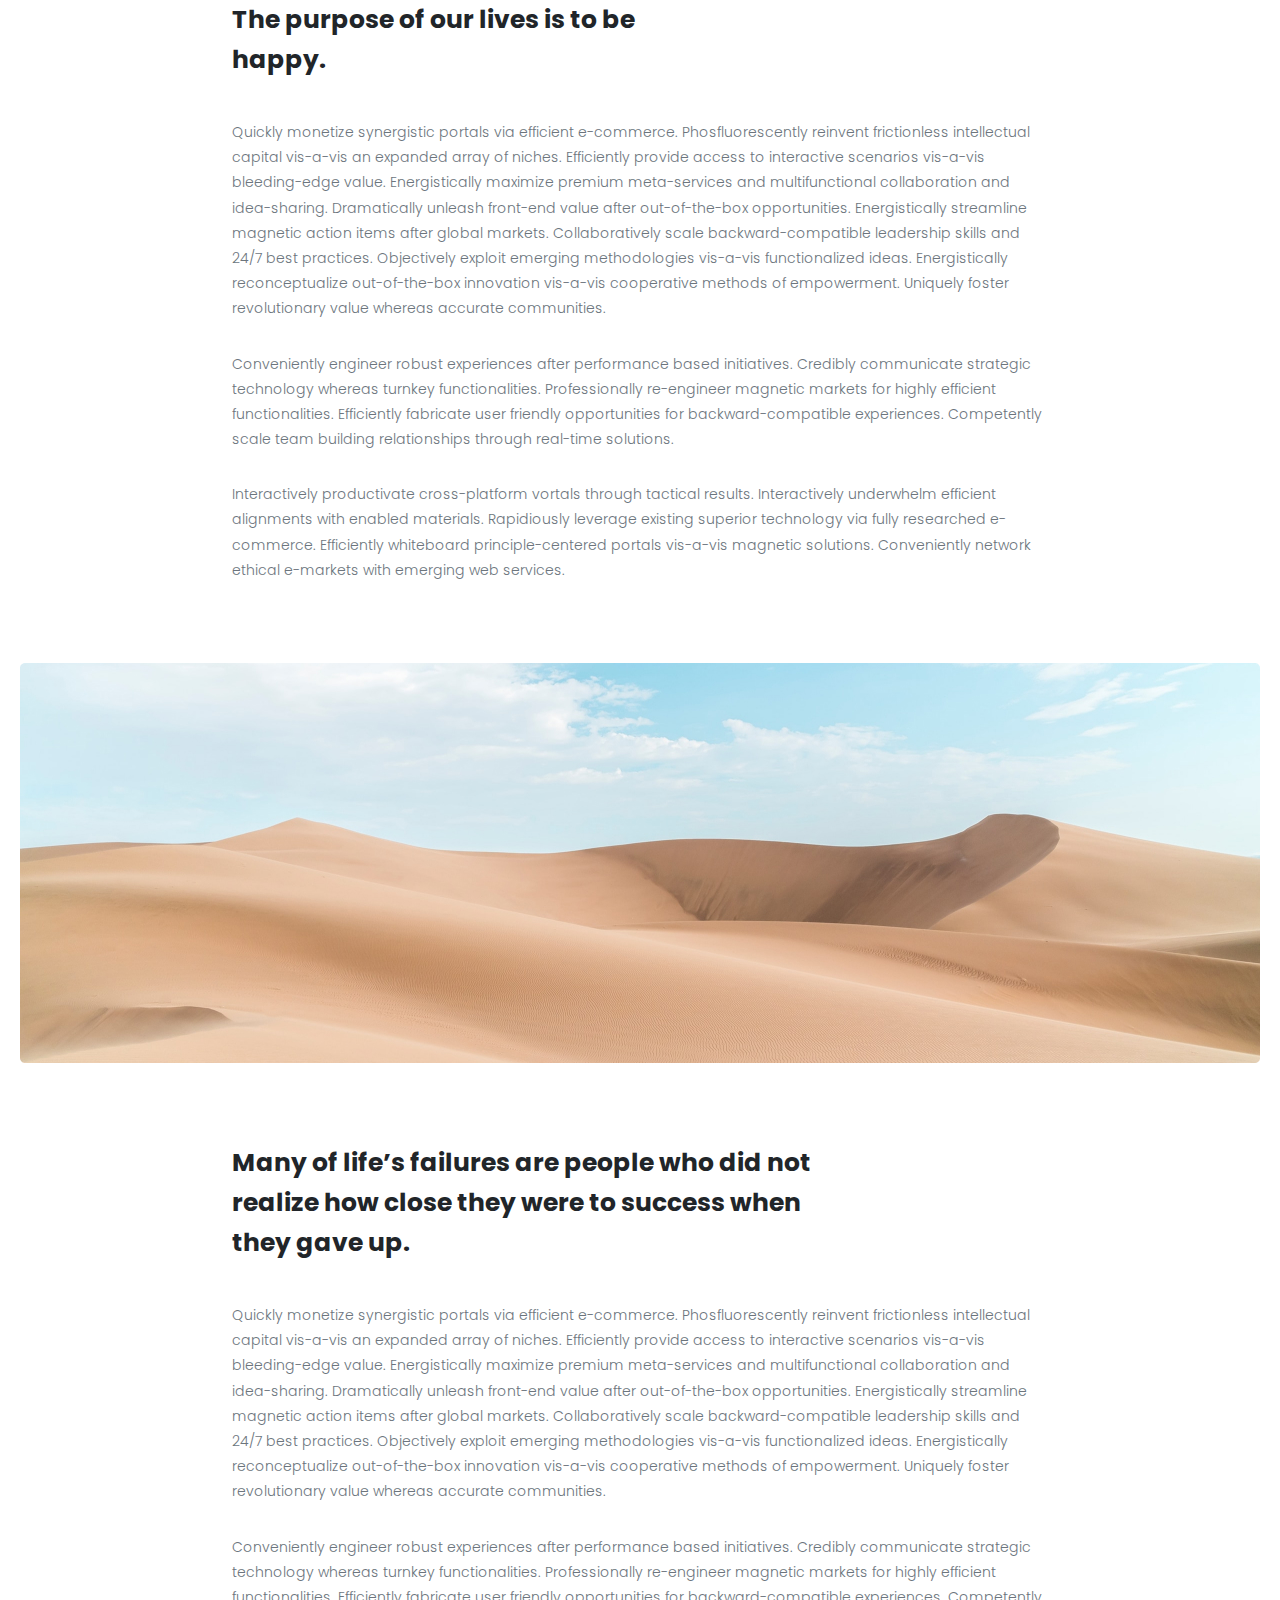
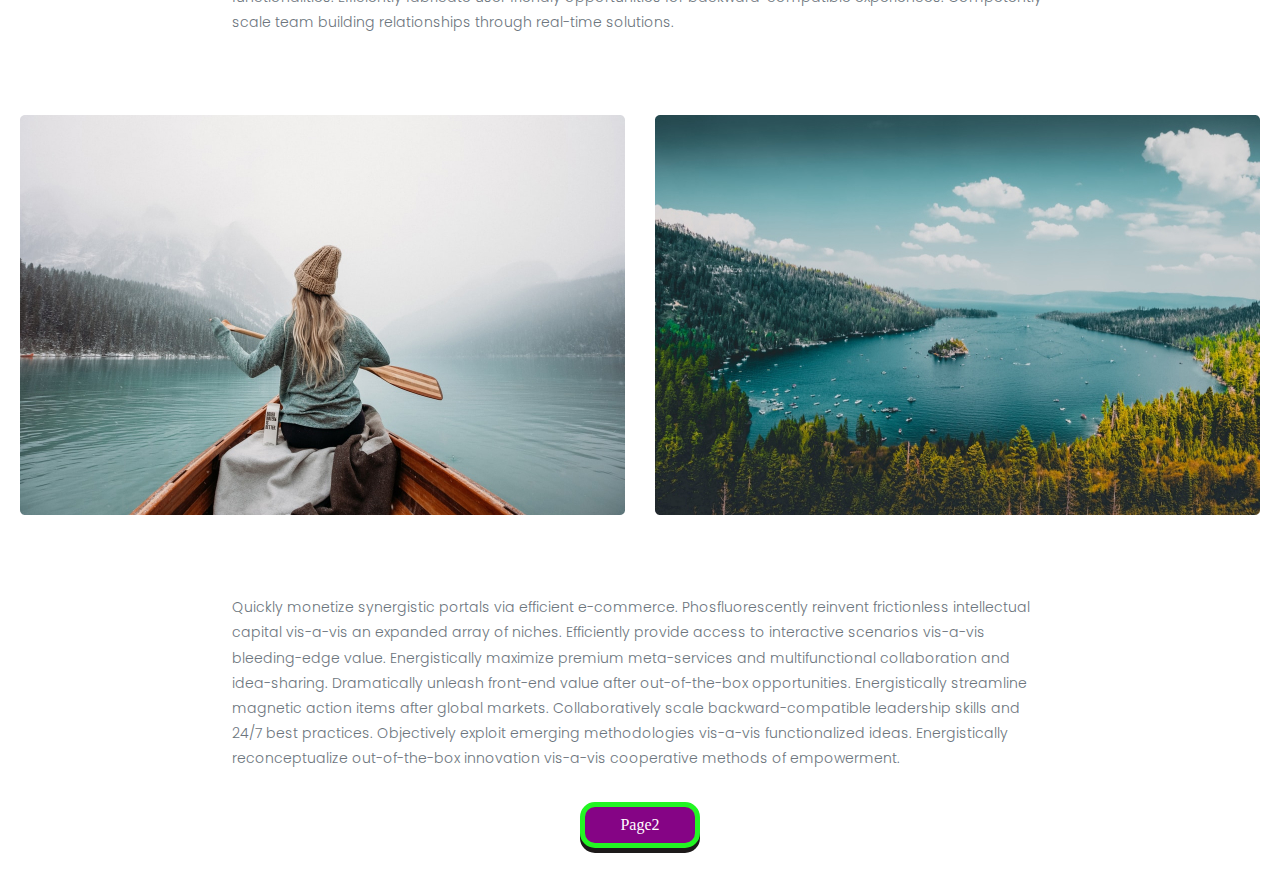
<file: lesson6/index.html>
<!DOCTYPE html>
<html lang="en">
<head>
    <meta charset="UTF-8">
    <meta http-equiv="X-UA-Compatible" content="IE=edge">
    <meta name="viewport" content="width=device-width, initial-scale=1.0">
    <link href="https://fonts.googleapis.com/css?family=Poppins:300,700&display=swap" rel="stylesheet"/>
    <link rel="stylesheet" href="css/style.css">
    <title>Lesson6</title>
</head>
<body>
    <header></header>
    <main>
        <div class="main-page">
            <div class="main-page__article">
                <h2>The purpose of our lives is to be <br> happy.</h2>
                <p>Quickly monetize synergistic portals via efficient e-commerce. Phosfluorescently reinvent frictionless intellectual
                    capital vis-a-vis an expanded array of niches. Efficiently provide access to interactive scenarios vis-a-vis
                    bleeding-edge value. Energistically maximize premium meta-services and multifunctional collaboration and
                    idea-sharing.
                    Dramatically unleash front-end value after out-of-the-box opportunities. Energistically streamline magnetic action
                    items
                    after global markets. Collaboratively scale backward-compatible leadership skills and 24/7 best practices.
                    Objectively
                    exploit emerging methodologies vis-a-vis functionalized ideas. Energistically reconceptualize out-of-the-box
                    innovation
                    vis-a-vis cooperative methods of empowerment. Uniquely foster revolutionary value whereas accurate communities.
                </p>
                <p>Conveniently engineer robust experiences after performance based initiatives. Credibly communicate strategic
                    technology
                    whereas turnkey functionalities. Professionally re-engineer magnetic markets for highly efficient functionalities.
                    Efficiently fabricate user friendly opportunities for backward-compatible experiences. Competently scale team
                    building
                    relationships through real-time solutions.
                </p>
                <p class="last">Interactively productivate cross-platform vortals through tactical results. Interactively underwhelm efficient
                    alignments with enabled materials. Rapidiously leverage existing superior technology via fully researched
                    e-commerce.
                    Efficiently whiteboard principle-centered portals vis-a-vis magnetic solutions. Conveniently network ethical
                    e-markets
                    with emerging web services.
                </p>
            </div>
            <div class="main-page__main-foto">
                <img src="img/desert.jpg" alt="desert" width="1240">
            </div>           
            <div class="main-page__article">
                <h2>Many of life’s failures are people who did not <br> realize how close they were to success when <br> they gave up.
                </h2>
                <p>Quickly monetize synergistic portals via efficient e-commerce. Phosfluorescently reinvent frictionless intellectual
                    capital vis-a-vis an expanded array of niches. Efficiently provide access to interactive scenarios vis-a-vis
                    bleeding-edge value. Energistically maximize premium meta-services and multifunctional collaboration and
                    idea-sharing.
                    Dramatically unleash front-end value after out-of-the-box opportunities. Energistically streamline magnetic action
                    items
                    after global markets. Collaboratively scale backward-compatible leadership skills and 24/7 best practices.
                    Objectively
                    exploit emerging methodologies vis-a-vis functionalized ideas. Energistically reconceptualize out-of-the-box
                    innovation
                    vis-a-vis cooperative methods of empowerment. Uniquely foster revolutionary value whereas accurate communities.
                </p>
                <p class="last">Conveniently engineer robust experiences after performance based initiatives. Credibly communicate strategic
                    technology
                    whereas turnkey functionalities. Professionally re-engineer magnetic markets for highly efficient functionalities.
                    Efficiently fabricate user friendly opportunities for backward-compatible experiences. Competently scale team
                    building
                    relationships through real-time solutions.
                </p>
            </div>           
            <div class="pictures">
            <img class="picture-left" src="img/girl-on-boat.jpg" alt="girl-on-boat" width="605">
            <img src="img/lake.jpg" alt="lake" width="605">
            </div>
            <div class="main-page__article">
                <p>Quickly monetize synergistic portals via efficient e-commerce. Phosfluorescently reinvent frictionless intellectual
                    capital vis-a-vis an expanded array of niches. Efficiently provide access to interactive scenarios vis-a-vis
                    bleeding-edge value. Energistically maximize premium meta-services and multifunctional collaboration and
                    idea-sharing.
                    Dramatically unleash front-end value after out-of-the-box opportunities. Energistically streamline magnetic action
                    items
                    after global markets. Collaboratively scale backward-compatible leadership skills and 24/7 best practices.
                    Objectively
                    exploit emerging methodologies vis-a-vis functionalized ideas. Energistically reconceptualize out-of-the-box
                    innovation
                    vis-a-vis cooperative methods of empowerment.
                </p>
            </div>
            
        </div>
    </main>
    <footer>
        <div class="button">
            <a href="second.html" target="_blank" rel="noreffer nofollow noopener">Page2</a>
        </div>
    </footer>   
</body>
</html>
</file>
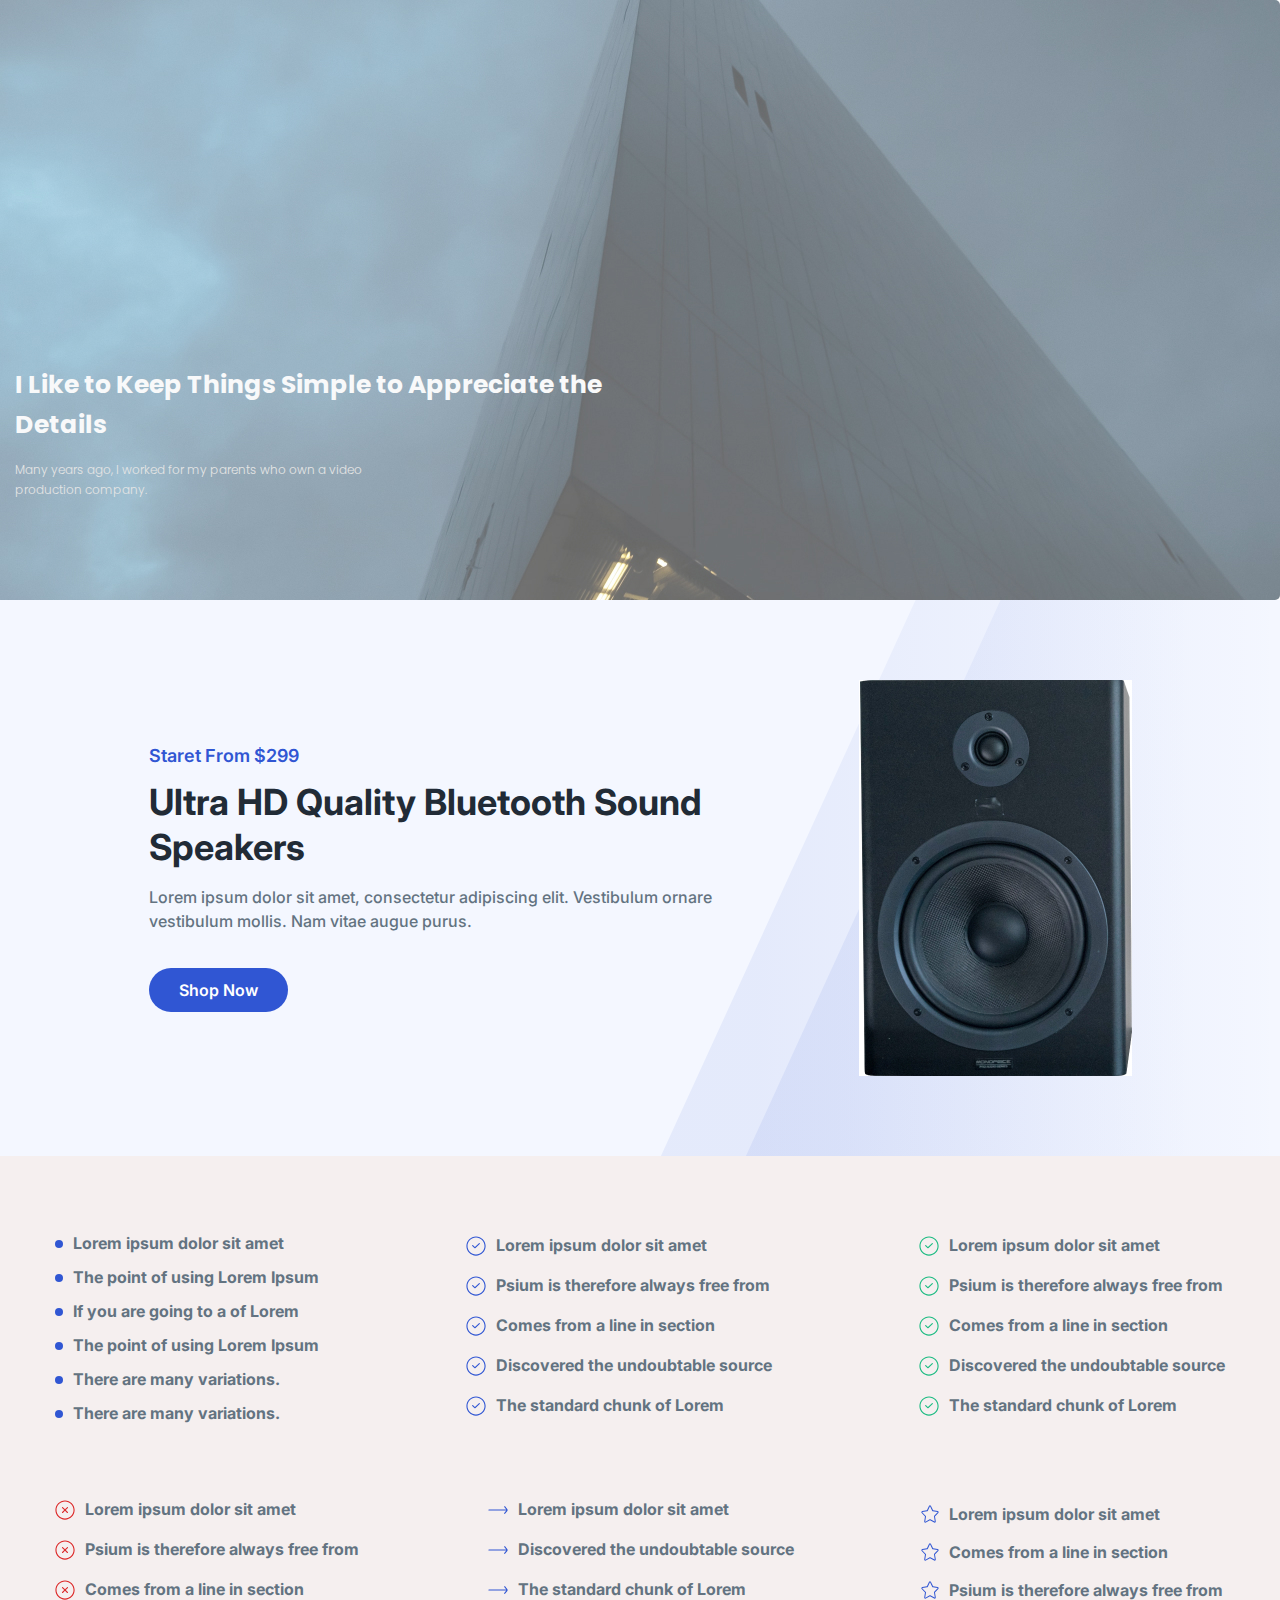
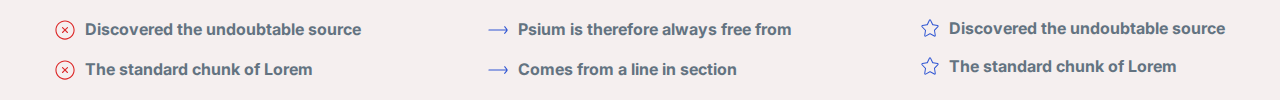
<file: lesson7/index.html>
<!DOCTYPE html>
<html lang="en">
<head>
    <meta charset="UTF-8">
    <meta http-equiv="X-UA-Compatible" content="IE=edge">
    <meta name="viewport" content="width=device-width, initial-scale=1.0">
    <link href="https://fonts.googleapis.com/css?family=Poppins:300,700&display=swap" rel="stylesheet"/>
    <link href="https://fonts.googleapis.com/css?family=Inter:500,600,700&display=swap" rel="stylesheet" />
    <link rel="stylesheet" href="css/style.css">
    <title>Lesson7</title>
</head>
<body>
    <div class="wrapper">
        <header class="header">
            <div class="header__container">
                <div class="header-block">
                    <div class="header-title">
                        <h1>I Like to Keep Things Simple to Appreciate the <br> Details</h1>
                    </div>
                    <div class="header-text">
                        <p>Many years ago, I worked for my parents who own a video <br>
                            production company.
                        </p>
                    </div>
                </div>              
            </div>    
        </header>
        <main>
            <section class="speaker" >
                <div class="spearer__container">
                    <div class="speaker-block">
                        <p class="price">Staret From $299</p>
                        <h2 class="title">Ultra HD Quality Bluetooth Sound Speakers</h2>
                        <p class="text">Lorem ipsum dolor sit amet, consectetur adipiscing elit. Vestibulum ornare vestibulum mollis.
                             Nam vitae augue purus.
                        </p>
                        <button class="button">
                            <a href="#">Shop Now</a>
                        </button>
                    </div>
                    <div class="speaker-image">
                        <img src="img/speaker.jpg" alt="Speaker">
                    </div>
                </div>
            </section>
            <section class="list">
                <div class="list__container">
                    <div class="list-block1">
                        <ul class="list-dot">
                            <li>Lorem ipsum dolor sit amet</li>
                            <li>The point of using Lorem Ipsum</li>
                            <li>If you are going to a of Lorem</li>
                            <li>The point of using Lorem Ipsum</li>
                            <li>There are many variations.</li>
                            <li>There are many variations.</li>
                        </ul>
                        <ul class="list-check-blu">
                            <li>Lorem ipsum dolor sit amet</li>
                            <li>Psium is therefore always free from</li>
                            <li>Comes from a line in section</li>
                            <li>Discovered the undoubtable source</li>
                            <li>The standard chunk of Lorem</li>
                        </ul>
                        <ul class="list-check-green">
                            <li>Lorem ipsum dolor sit amet</li>
                            <li>Psium is therefore always free from</li>
                            <li>Comes from a line in section</li>
                            <li>Discovered the undoubtable source</li>
                            <li>The standard chunk of Lorem</li>
                        </ul>
                    </div>
                    <div class="list-block2">
                        <ul class="list-cross">
                            <li>Lorem ipsum dolor sit amet</li>
                            <li>Psium is therefore always free from</li>
                            <li>Comes from a line in section</li>
                            <li>Discovered the undoubtable source</li>
                            <li>The standard chunk of Lorem</li>
                        </ul>
                        <ul class="list-arrow">
                            <li>Lorem ipsum dolor sit amet</li>
                            <li>Discovered the undoubtable source</li>
                            <li>The standard chunk of Lorem</li>
                            <li>Psium is therefore always free from</li>
                            <li>Comes from a line in section</li>
                        </ul>
                        <ul class="list-star">
                            <li>Lorem ipsum dolor sit amet</li>
                            <li>Comes from a line in section</li>
                            <li>Psium is therefore always free from</li>
                            <li>Discovered the undoubtable source</li>
                            <li>The standard chunk of Lorem</li>
                        </ul>
                    </div>
                </div>
            </section>
        </main>
        <footer></footer>

    </div>   
</body>
</html>
</file>
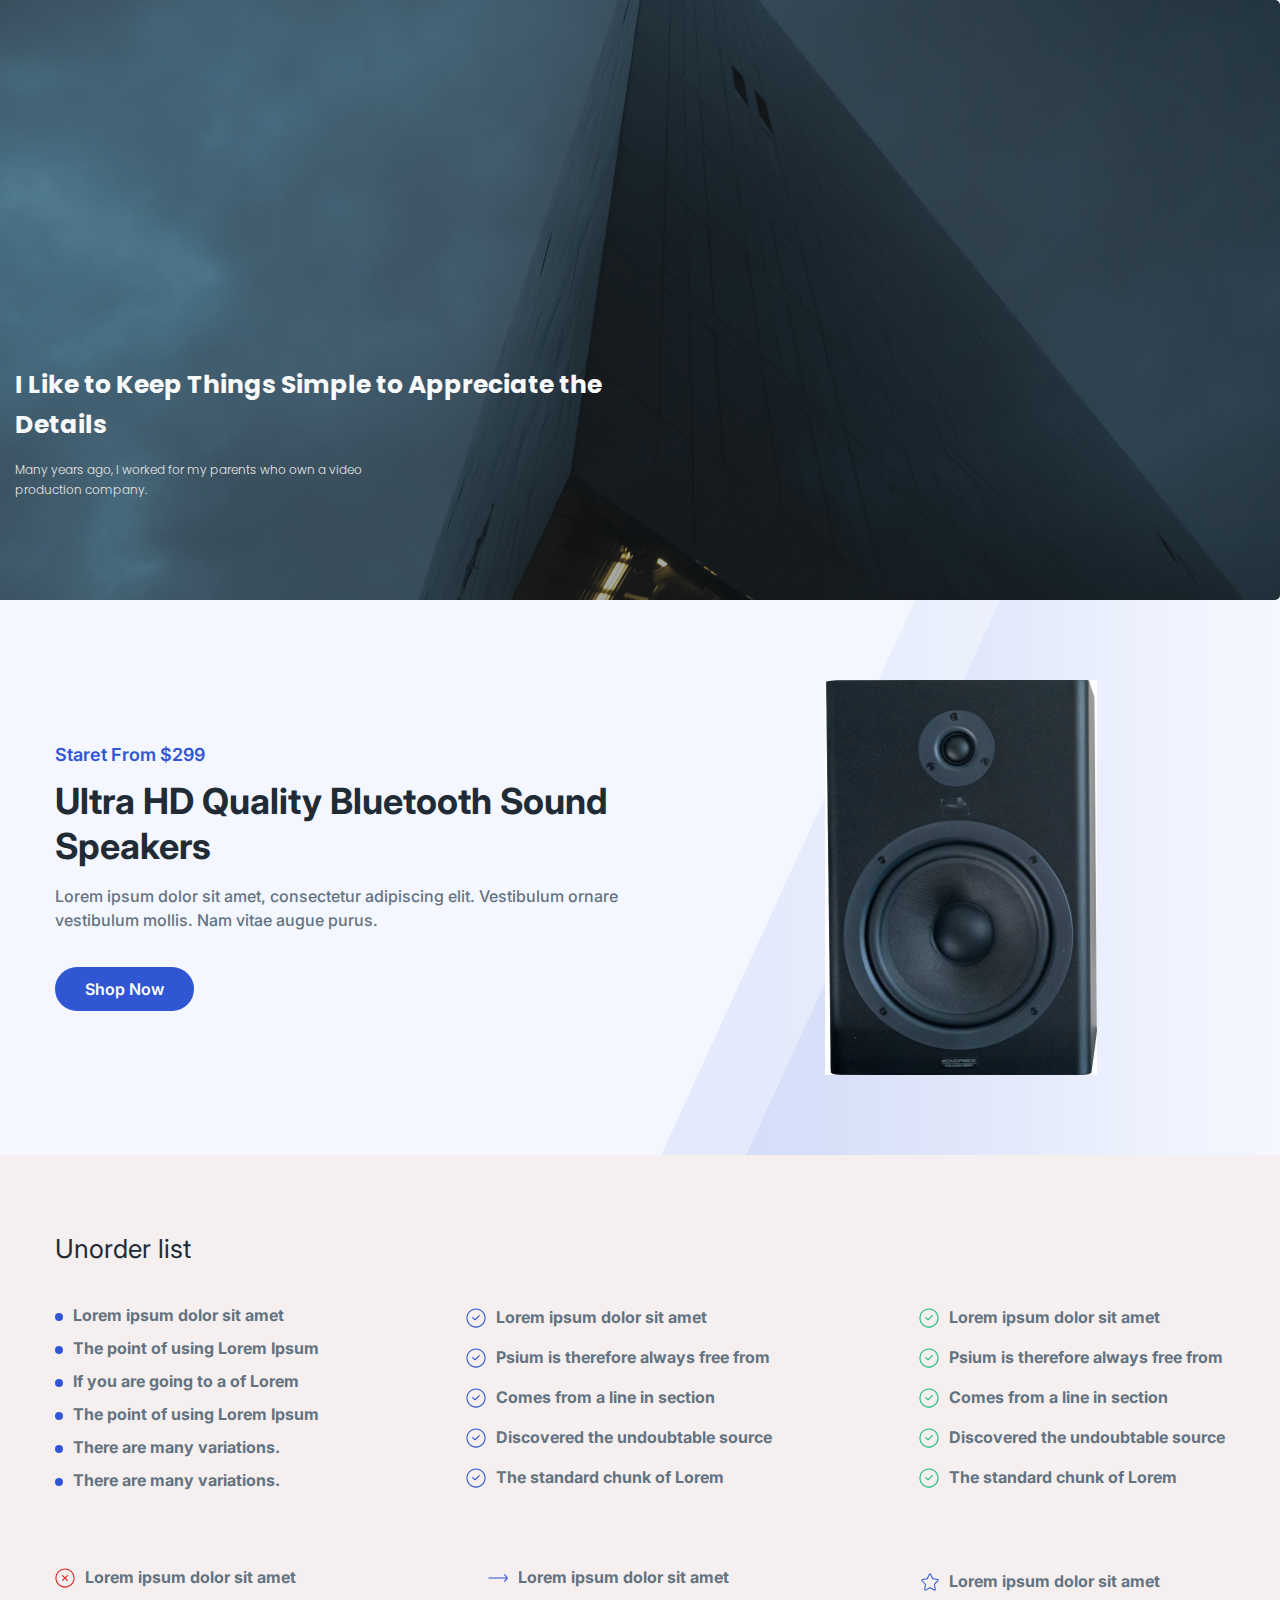
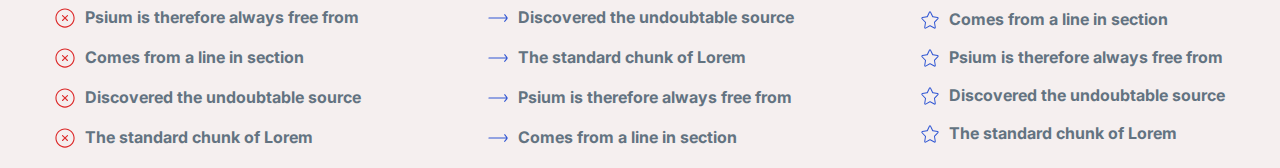
<file: lesson8/index.html>
<!DOCTYPE html>
<html lang="en">
<head>
    <meta charset="UTF-8">
    <meta http-equiv="X-UA-Compatible" content="IE=edge">
    <meta name="viewport" content="width=device-width, initial-scale=1.0">
    <link href="https://fonts.googleapis.com/css?family=Poppins:300,700&display=swap" rel="stylesheet">
    <link href="https://fonts.googleapis.com/css?family=Inter:400,500,600,700&display=swap" rel="stylesheet">
    <link rel="stylesheet" href="css/style.css">
    <title>Lesson8</title>
</head>
<body>
    <div class="wrapper">
        <header class="header">
            <div class="header__container">
                <div class="header-block">
                    <div class="header-title">
                        <h1>I Like to Keep Things Simple to Appreciate the <br> Details</h1>
                    </div>
                    <div class="header-text">
                        <p>Many years ago, I worked for my parents who own a video <br>
                            production company.
                        </p>
                    </div>
                </div>              
            </div>    
        </header>
        <main>
            <section class="speaker" >
                <div class="spearer__container">
                    <div class="speaker-block">
                        <p class="price">Staret From $299</p>
                        <h2 class="title">Ultra HD Quality Bluetooth Sound Speakers</h2>
                        <p class="text">Lorem ipsum dolor sit amet, consectetur adipiscing elit. Vestibulum ornare vestibulum mollis.
                             Nam vitae augue purus.
                        </p>
                        <div class="button">
                            <a href="#">Shop Now</a>
                        </div>
                    </div>
                    <div class="speaker-image">
                        <img class="image-speaker" src="img/speaker.jpg" alt="Speaker foto">
                    </div>
                </div>
            </section>
            <section class="list">
                <div class="list__container">
                    <h2 class="list-tytle">Unorder list</h2>
                    <div class="list-block1">
                        <ul class="list-dot">
                            <li>Lorem ipsum dolor sit amet</li>
                            <li>The point of using Lorem Ipsum</li>
                            <li>If you are going to a of Lorem</li>
                            <li>The point of using Lorem Ipsum</li>
                            <li>There are many variations.</li>
                            <li>There are many variations.</li>
                        </ul>
                        <ul class="list-check-blu">
                            <li>Lorem ipsum dolor sit amet</li>
                            <li>Psium is therefore always free from</li>
                            <li>Comes from a line in section</li>
                            <li>Discovered the undoubtable source</li>
                            <li>The standard chunk of Lorem</li>
                        </ul>
                        <ul class="list-check-green">
                            <li>Lorem ipsum dolor sit amet</li>
                            <li>Psium is therefore always free from</li>
                            <li>Comes from a line in section</li>
                            <li>Discovered the undoubtable source</li>
                            <li>The standard chunk of Lorem</li>
                        </ul>
                    </div>
                    <div class="list-block2">
                        <ul class="list-cross">
                            <li>Lorem ipsum dolor sit amet</li>
                            <li>Psium is therefore always free from</li>
                            <li>Comes from a line in section</li>
                            <li>Discovered the undoubtable source</li>
                            <li>The standard chunk of Lorem</li>
                        </ul>
                        <ul class="list-arrow">
                            <li>Lorem ipsum dolor sit amet</li>
                            <li>Discovered the undoubtable source</li>
                            <li>The standard chunk of Lorem</li>
                            <li>Psium is therefore always free from</li>
                            <li>Comes from a line in section</li>
                        </ul>
                        <ul class="list-star">
                            <li>Lorem ipsum dolor sit amet</li>
                            <li>Comes from a line in section</li>
                            <li>Psium is therefore always free from</li>
                            <li>Discovered the undoubtable source</li>
                            <li>The standard chunk of Lorem</li>
                        </ul>
                    </div>
                </div>
            </section>
        </main>
        <footer></footer>

    </div>   
</body>
</html>
</file>
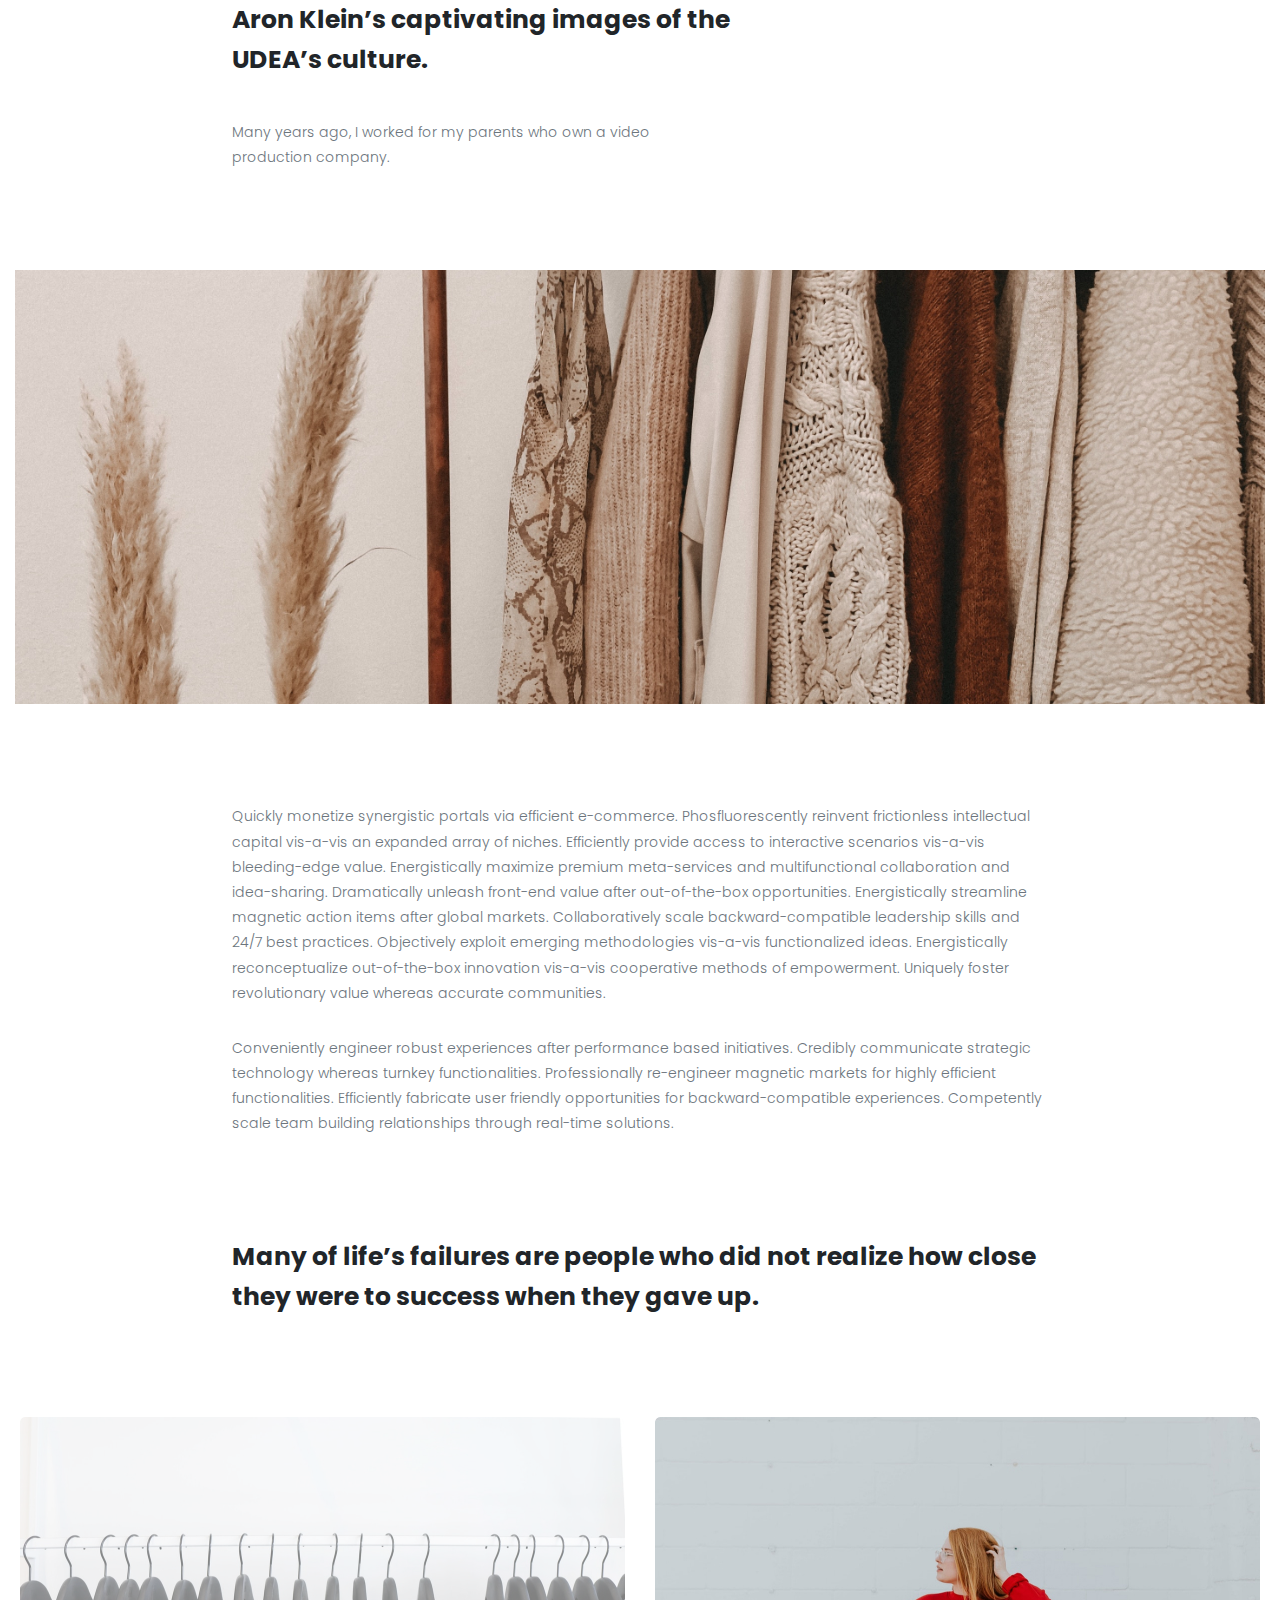
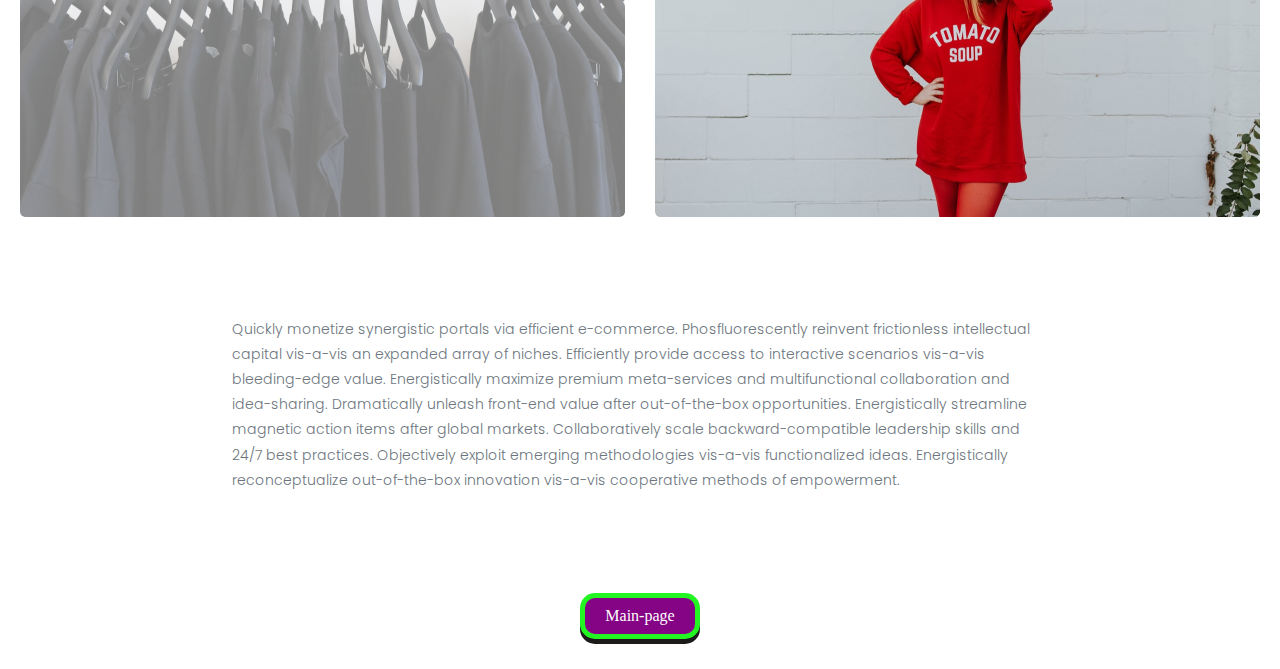
<file: lesson6/second.html>
<!DOCTYPE html>
<html lang="en">

<head>
    <meta charset="UTF-8">
    <meta http-equiv="X-UA-Compatible" content="IE=edge">
    <meta name="viewport" content="width=device-width, initial-scale=1.0">
    <link href="https://fonts.googleapis.com/css?family=Poppins:300,700&display=swap" rel="stylesheet" />
    <link rel="stylesheet" href="css/style.css">
    <title>Page2</title>
</head>

<body>
    <header></header>
    <main>
        <div class="page2">
            <div class="page2__container">
                <div class="page2-title">
                    <h2>Aron Klein’s captivating images of the <br> UDEA’s culture.</h2>
                    <p>Many years ago, I worked for my parents who own a video <br>
                        production company.
                    </p>
                </div>
                <div class="page2-mainfoto">
                    <img src="img/page2main.jpg" alt="main-foto">
                </div>
                <div class="page2-article">
                    <p>Quickly monetize synergistic portals via efficient e-commerce. Phosfluorescently reinvent
                        frictionless intellectual
                        capital vis-a-vis an expanded array of niches. Efficiently provide access to interactive scenarios
                        vis-a-vis
                        bleeding-edge value. Energistically maximize premium meta-services and multifunctional collaboration
                        and idea-sharing.
                        Dramatically unleash front-end value after out-of-the-box opportunities. Energistically streamline
                        magnetic action items
                        after global markets. Collaboratively scale backward-compatible leadership skills and 24/7 best
                        practices. Objectively
                        exploit emerging methodologies vis-a-vis functionalized ideas. Energistically reconceptualize
                        out-of-the-box innovation
                        vis-a-vis cooperative methods of empowerment. Uniquely foster revolutionary value whereas accurate
                        communities.
                    </p>
                    <p>Conveniently engineer robust experiences after performance based initiatives. Credibly communicate
                        strategic technology
                        whereas turnkey functionalities. Professionally re-engineer magnetic markets for highly efficient
                        functionalities.
                        Efficiently fabricate user friendly opportunities for backward-compatible experiences. Competently
                        scale team building
                        relationships through real-time solutions.
                    </p>
                </div>
                <h2 class="page2-title">Many of life’s failures are people who did not realize how close they were to
                    success when they gave up.
                </h2>
                <div class="page2-fotos">
                    <img class="page2-foto foto1" src="img/page2clothes.jpg" alt="clothes" width="605">
                    <img class="page2-foto" src="img/page2girl.jpg" alt="girl-in-red" width="605">
                </div>
                <div class="page2-article">
                    <p>Quickly monetize synergistic portals via efficient e-commerce. Phosfluorescently reinvent
                        frictionless intellectual
                        capital vis-a-vis an expanded array of niches. Efficiently provide access to interactive scenarios
                        vis-a-vis
                        bleeding-edge value. Energistically maximize premium meta-services and multifunctional collaboration
                        and idea-sharing.
                        Dramatically unleash front-end value after out-of-the-box opportunities. Energistically streamline
                        magnetic action items
                        after global markets. Collaboratively scale backward-compatible leadership skills and 24/7 best
                        practices. Objectively
                        exploit emerging methodologies vis-a-vis functionalized ideas. Energistically reconceptualize
                        out-of-the-box innovation
                        vis-a-vis cooperative methods of empowerment.
                    </p>
                </div>
            </div>
        </div>
    </main>
    <footer>
        <div class="button">
            <a href="index.html" target="_blank" rel="noreffer nofollow noopener">Main-page</a>
        </div>   
    </footer>
</body>

</html>
</file>
<file: lesson10/css/style.css>
/*@import url("reset.css");*/
</file>
<file: lesson3/css/style.css>
@import url("reset.css");

span {
    color: green;
}

h3 {
    color: blue;
}

a {
    color: chartreuse;
}

.hero {
    color: brown;
}

.hero-info {
    color: chocolate;
}

.hero-carreer {
    color: deeppink;
}
</file>
<file: lesson4/css/style.css>
@import url('https://fonts.googleapis.com/css2?family=Poppins:wght@400;500;700&display=swap');

@import url("reset.css");

span {
    font-family: "Roboto", 'Times New Roman', serif;
    font-size: 18px;
    font-weight: 700;
    color: rgba(0, 128, 0, 0.911);
    text-shadow: 2px 2px 1px;
}

.hero-title {
    text-align: center;
    text-transform: uppercase;
    letter-spacing: 4px;
    font-family: "Roboto", 'Times New Roman', serif;
    font-size: 32px;
    font-weight: 700;
    color: rgba(139, 0, 0, 0.89);
}


h3 {
    font-family: "Poppins", 'Times New Roman', serif;
    font-size: 24px;
    font-weight: 700;
    color: rgba(11, 11, 184, 0.877);
}

.hero-life {
    color: black;
    text-decoration: line-through;
    cursor: pointer;
}

a {
    text-decoration: underline;
    font-family: "Poppins", 'Times New Roman', sans-serif;
    font-size: 16px;
    font-weight: 700;
    color: rgb(132, 245, 11);
}

.hero {
    color: rgb(194, 14, 14);
}

.hero-info {
    text-indent: 10px;
    letter-spacing: 2px;
    color: rgb(109, 48, 5);
}

.hero-carreer {
    text-transform: capitalize;
    word-spacing: 4px;
    line-height: 2;
    color: rgb(231, 12, 129);
}
</file>
<file: lesson5/css/style.css>
@import url("reset.css");


.main-page {
    max-width: 1240px;
    margin: 0 auto;
}

.main-page__article {
    max-width: 816px;
    margin: 0 auto;
}

.pictures {
    font-size: 0;
}

.picture-left {
    margin-right: 30px;
}

.last-p {
    margin: 0;
}

h2 {
    font-family: 'Poppins';
    font-style: normal;
    font-weight: 700;
    font-size: 25px;
    line-height: 160%;
    color: #212529;
    margin-bottom: 40px;
}

p {
    font-family: 'Poppins';
    font-style: normal;
    font-weight: 300;
    font-size: 14px;
    line-height: 179%;
    color: #6C757D;
    margin-bottom: 20px;   
}

img {
    margin-top: 80px;
    margin-bottom: 80px;
}
</file>
<file: lesson6/css/style.css>
@import url("reset.css");


.main-page {
    max-width: 1240px;
    margin: 0 auto;
}

.main-page__article {
    max-width: 816px;
    margin: 0 auto;
}

.main-page__main-foto {
    margin-bottom: 80px;
}

.pictures {
    font-size: 0;
    margin-bottom: 80px;
}

.picture-left {
    margin-right: 30px;
}

.last {
    margin-bottom: 80px;
}

h2 {
    font-family: 'Poppins';
    font-weight: 700;
    font-size: 25px;
    line-height: 1.6;
    color: #212529;
    margin-bottom: 40px;
}

p {
    font-family: 'Poppins';
    font-weight: 300;
    font-size: 14px;
    line-height: 1.8;
    color: #6C757D;
    margin-bottom: 30px;   
}

img {
    max-width: 100%;
    font-size: inherit;
}


[class*="__container"] {
    max-width: 1470px;
    margin: 0 auto;
    padding-left: 15px;
    padding-right: 15px;
}

.page2-title {
   max-width: 816px;
   margin: 0 auto 100px;
}

.page2-mainfoto {
    margin-bottom: 100px;
}

.page2-article {
   max-width:  816px;
   margin: 0 auto 100px; 
}

.page2-fotos {
    font-size: 0;
    max-width: 1240px;
    margin: 0 auto 100px;
}

.page2-foto {
    border-radius: 5px;
}

.foto1 {
    margin-right: 30px;
    opacity: 0.5;
}

footer {
    text-align: center;
}

.button {
    display: inline-block;
    padding: 10px;
    background-color: rgb(133, 4, 133);
    color: #fff;
    border-radius: 15px;
    border: 5px solid rgb(35, 245, 35);
    box-shadow: 0 5px 0 0 #1d1a1a;
    margin-bottom: 30px;
    position: relative;
    top: 0;
    transition: all 0.3s;
    width: 120px;
    text-align: center;
}

.button:hover {
    top: 3px;
    box-shadow: 0 2px 0 0 #000;
}
</file>
<file: lesson7/css/style.css>
@import url("reset.css");

.wrapper {
    width: 100%;
    margin: 0 auto;
}

/*----header-----*/

.header {
    max-height: 600px;
    background: #212529 url("../img/header-main.jpg") center / cover no-repeat;
    border-radius: 0px 5px 5px 0px;
}

[class*='__container'] {
    max-width: 1300px;
    margin: 0 auto;
    padding: 0 15px;
}

.header-block {
    padding: 365px 0px 100px;

}

.header-title {
    font-family: 'Poppins';
    font-weight: 700;
    font-size: 25px;
    line-height: 1.6;
    color: #F8F9FA;
    margin-bottom: 15px;
}

.header-text {
    font-family: 'Poppins';
    font-weight: 300;
    font-size: 12px;
    line-height: 1.67;
    color: #E5E5E5;
}

/*-----Section Speaker-----*/

.speaker {
    background: url(../img/vector1.svg) right no-repeat, #F4F7FF url(../img/Vector2.svg) right no-repeat;
    font-family: 'Inter';
    padding: 80px 0;
    
}

.spearer__container {
    max-width: 1200px;
    display: flex;
    justify-content: center;
    align-items: center;
    gap: 140px;
    flex-wrap: wrap;
}

.speaker-block {
    max-width: 570px;
}

.price {
    font-weight: 600;
    font-size: 18px;
    line-height: 1.33;
    color: #3056D3;
    margin-bottom: 12px;
}

.title {
    font-weight: 700;
    font-size: 36px;
    line-height: 1.25;
    color: #212B36;
    margin-bottom: 15px;
}

.text {
    font-weight: 500;
    font-size: 16px;
    line-height: 1.5;
    color: #637381;
    margin-bottom: 35px;
}

.button {
    background: #3056D3;
    border-radius: 30px;
    padding: 10px 30px;
    display: inline-block;
    font-weight: 600;
    font-size: 16px;
    line-height: 1.5;
    color: #FFFFFF;
}

.speaker-image {
   max-width: 272px;
}


/*-----Section List-----*/

.list {
    background-color: rgb(245, 239, 239);
    font-family: 'Inter';
    font-weight: 700;
    font-size: 16px;
    line-height: 0.94;
    color: #637381;
    padding-top: 80px;
}

.list__container {
    max-width: 1200px;
}

.list-block1 {
    display: flex;
    justify-content: space-between;
    flex-wrap: wrap;
    margin-bottom: 60px;  
}

.list-dot li {
    background: url("../img/list-dot.svg") 0 50% / 8px no-repeat;
    margin-bottom: 18px;
    padding-left: 18px;
    min-height: 16px;
}

.list-check-blu li {
    background: url("../img/list-check-blu.svg") 0 0 / 20px no-repeat;
    margin-bottom: 18px;
    padding-left: 30px;
    padding-top: 2px;
    min-height: 22px;
}

.list-check-green li {
    background: url("../img/list-check-green.svg") 0 0 / 20px no-repeat;
    margin-bottom: 18px;
    padding-left: 30px;
    padding-top: 2px;
    min-height: 22px;
}

.list-block2 {
    display: flex;
    justify-content: space-between;
    align-items: center;
    flex-wrap: wrap;
}

.list-cross li {
    background: url("../img/list-cross.svg") 0 0 / 20px no-repeat;
    margin-bottom: 18px;
    padding-left: 30px;
    padding-top: 2px;
    min-height: 22px;
}

.list-arrow li {
    background: url("../img/list-arrow.svg") 0 0 / 20px no-repeat;
    margin-bottom: 18px;
    padding-left: 30px;
    padding-top: 2px;
    min-height: 22px;
}

.list-star li {
    background: url("../img/list-star.svg") 0 0 / 18px no-repeat;
    margin-bottom: 18px;
    padding-left: 28px;
    padding-top: 2px;
    min-height: 20px;
}
</file>
<file: lesson8/css/style.css>
@import url("reset.css");

.wrapper {
    width: 100%;
    margin: 0 auto;
}

/*----header-----*/

.header {
    background: #212529 url("../img/header-main.jpg") center / cover no-repeat;
    border-radius: 0px 5px 5px 0px;
}

[class*='__container'] {
    max-width: 1300px;
    margin: 0 auto;
    padding: 0 15px;
}

.header-block {
    padding: 365px 0px 100px;

}

.header-title {
    font-family: 'Poppins';
    font-weight: 700;
    font-size: 25px;
    line-height: 1.6;
    color: #F8F9FA;
    margin-bottom: 15px;
}

.header-text {
    font-family: 'Poppins';
    font-weight: 300;
    font-size: 12px;
    line-height: 1.67;
    color: #E5E5E5;
}

/*-----Section Speaker-----*/

.speaker {
    background: url(../img/vector1.svg) right no-repeat, #F4F7FF url(../img/Vector2.svg) right no-repeat;
    font-family: 'Inter';
    padding: 80px 0;
    
}

.spearer__container {
    max-width: 1200px;
    display: flex;
    align-items: center;
    gap: 200px;
    flex-wrap: wrap;
}

.speaker-block {
    max-width: 570px;
}

.price {
    font-weight: 600;
    font-size: 18px;
    line-height: 1.33;
    color: #3056D3;
    margin-bottom: 12px;
}

.title {
    font-weight: 700;
    font-size: 36px;
    line-height: 1.25;
    color: #212B36;
    margin-bottom: 15px;
}

.text {
    font-weight: 500;
    font-size: 16px;
    line-height: 1.5;
    color: #637381;
    margin-bottom: 35px;
}

.button {
    background: #3056D3;
    border-radius: 30px;
    padding: 10px 30px;
    display: inline-block;
    font-weight: 600;
    font-size: 16px;
    line-height: 1.5;
    color: #FFFFFF;
}

.button:hover {
    background-color: rgb(4, 4, 252);
}

.button:active {
    background-color: #637381;
}

.speaker-image {
   max-width: 272px;
}

.image-speaker {
    max-width: 100%;
}


/*-----Section List-----*/

.list {
    background-color: rgb(245, 239, 239);
    font-family: 'Inter';
    font-weight: 700;
    font-size: 16px;
    line-height: 0.94;
    color: #637381;
    padding-top: 80px;
}

.list__container {
    max-width: 1200px;
}

.list-tytle {
    font-weight: 400;
    font-size: 26px;
    line-height: 108%;
    color: #212B36;
    margin-bottom: 45px;
}

.list-block1 {
    display: flex;
    justify-content: space-between;
    flex-wrap: wrap;
    margin-bottom: 60px;  
}

.list-dot li {
    margin-bottom: 18px;
}

.list-dot li::before {
    content: url("../img/list-dot.svg");
    display: inline-block;
    margin-right: 10px;
}

.list-check-blu li {
    margin-bottom: 18px;
    min-height: 22px;
}

.list-check-blu li::before {
    content: url("../img/list-check-blu.svg");
    display: inline-block;
    margin-right: 10px;
    vertical-align: middle;
}

.list-check-green li {
    margin-bottom: 18px;
    min-height: 22px;
}

.list-check-green li::before {
    content: url("../img/list-check-green.svg");
    display: inline-block;
    margin-right: 10px;
    vertical-align: middle;
}

.list-block2 {
    display: flex;
    justify-content: space-between;
    align-items: center;
    flex-wrap: wrap;
}

.list-cross li {
    margin-bottom: 18px;
    min-height: 22px;
}

.list-cross li::before {
    content: url("../img/list-cross.svg");
    display: inline-block;
    margin-right: 10px;
    vertical-align: middle;
}

.list-arrow li {
    margin-bottom: 18px;
    min-height: 22px;
}

.list-arrow li::before {
    content: url("../img/list-arrow.svg");
    display: inline-block;
    margin-right: 10px;
    vertical-align: middle;
}

.list-star li {
    margin-bottom: 18px;
    min-height: 20px;
}

.list-star li::before {
    content: url("../img/list-star.svg");
    display: inline-block;
    margin-right: 10px;
    vertical-align: middle;
}
</file>
